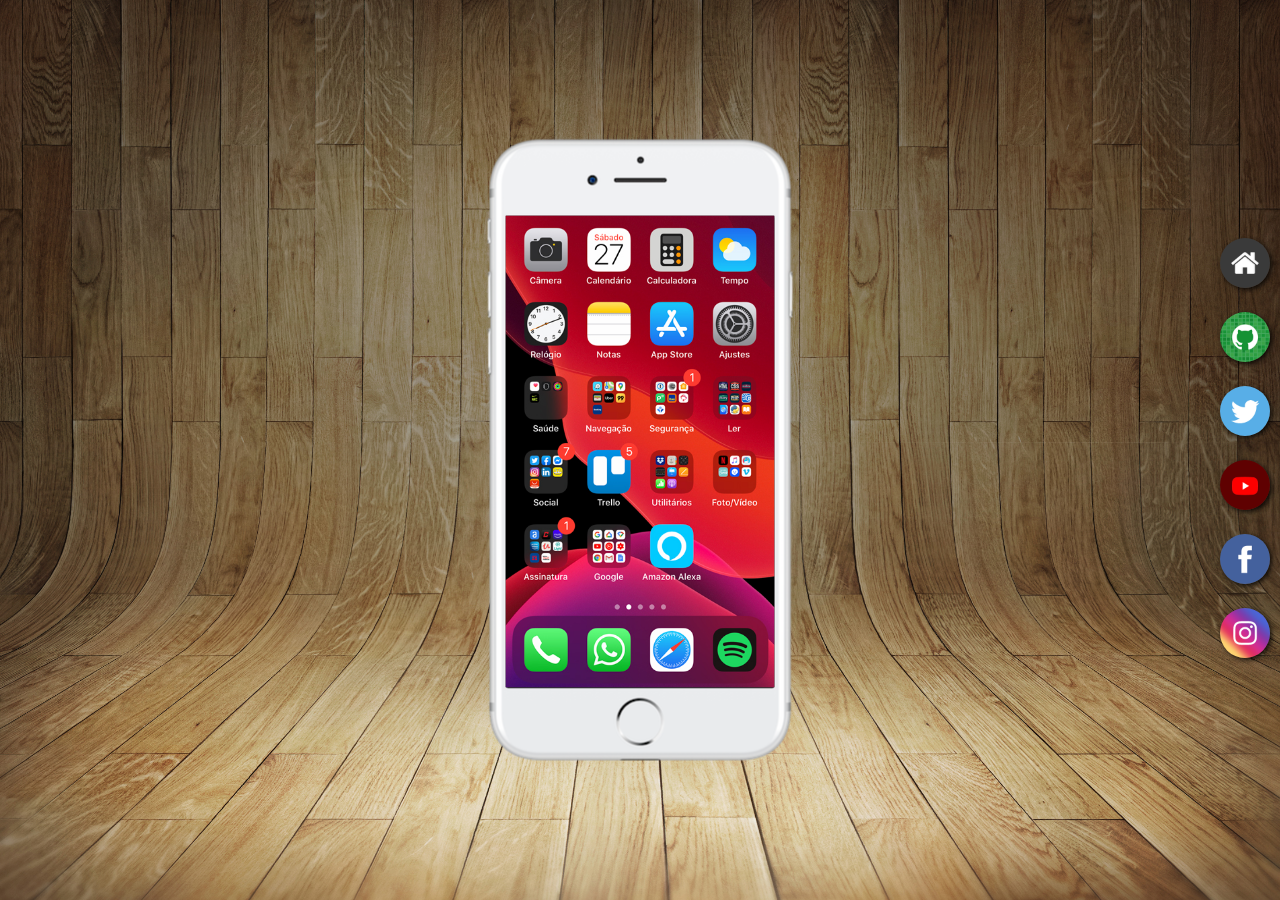
<file: index.html>
<!DOCTYPE html>
<html lang="pt-br">
<head>
    <meta charset="UTF-8">
    <meta http-equiv="X-UA-Compatible" content="IE=edge">
    <meta name="viewport" content="width=device-width, initial-scale=1.0">
    <link rel="shortcut icon" href="favicon/favicon.ico" type="image/x-icon">
    <link rel="stylesheet" href="estilos/style.css">
    <title>Projeto Redes Sociais</title>
</head>
<body>
    <main>
        <section id="celular">
            <iframe src="home.html" name="tela" id="tela" frameborder="0"></iframe>
        </section>
        <section id="redes-sociais">
            <a href="home.html" target="tela"><img src="imagens/logo-home.jpg" alt="Home"></a><br>
            <a href="github.html" target="tela"><img src="imagens/logo-github.jpg" alt="GitHub"></a><br>
            <a href="twitter.html" target="tela"><img src="imagens/logo-twitter.jpg" alt="Twitter"></a><br>
            <a href="youtube.html" target="tela"><img src="imagens/logo-youtube.jpg" alt="Youtube"></a><br>
            <a href="facebook.html" target="tela"><img src="imagens/logo-facebook.jpg" alt="Facebook"></a><br>
            <a href="instagram.html" target="tela"><img src="imagens/logo-instagram.jpg" alt="Instagram"></a><br>
        </section>
    </main>
</body>
</html>
</file>
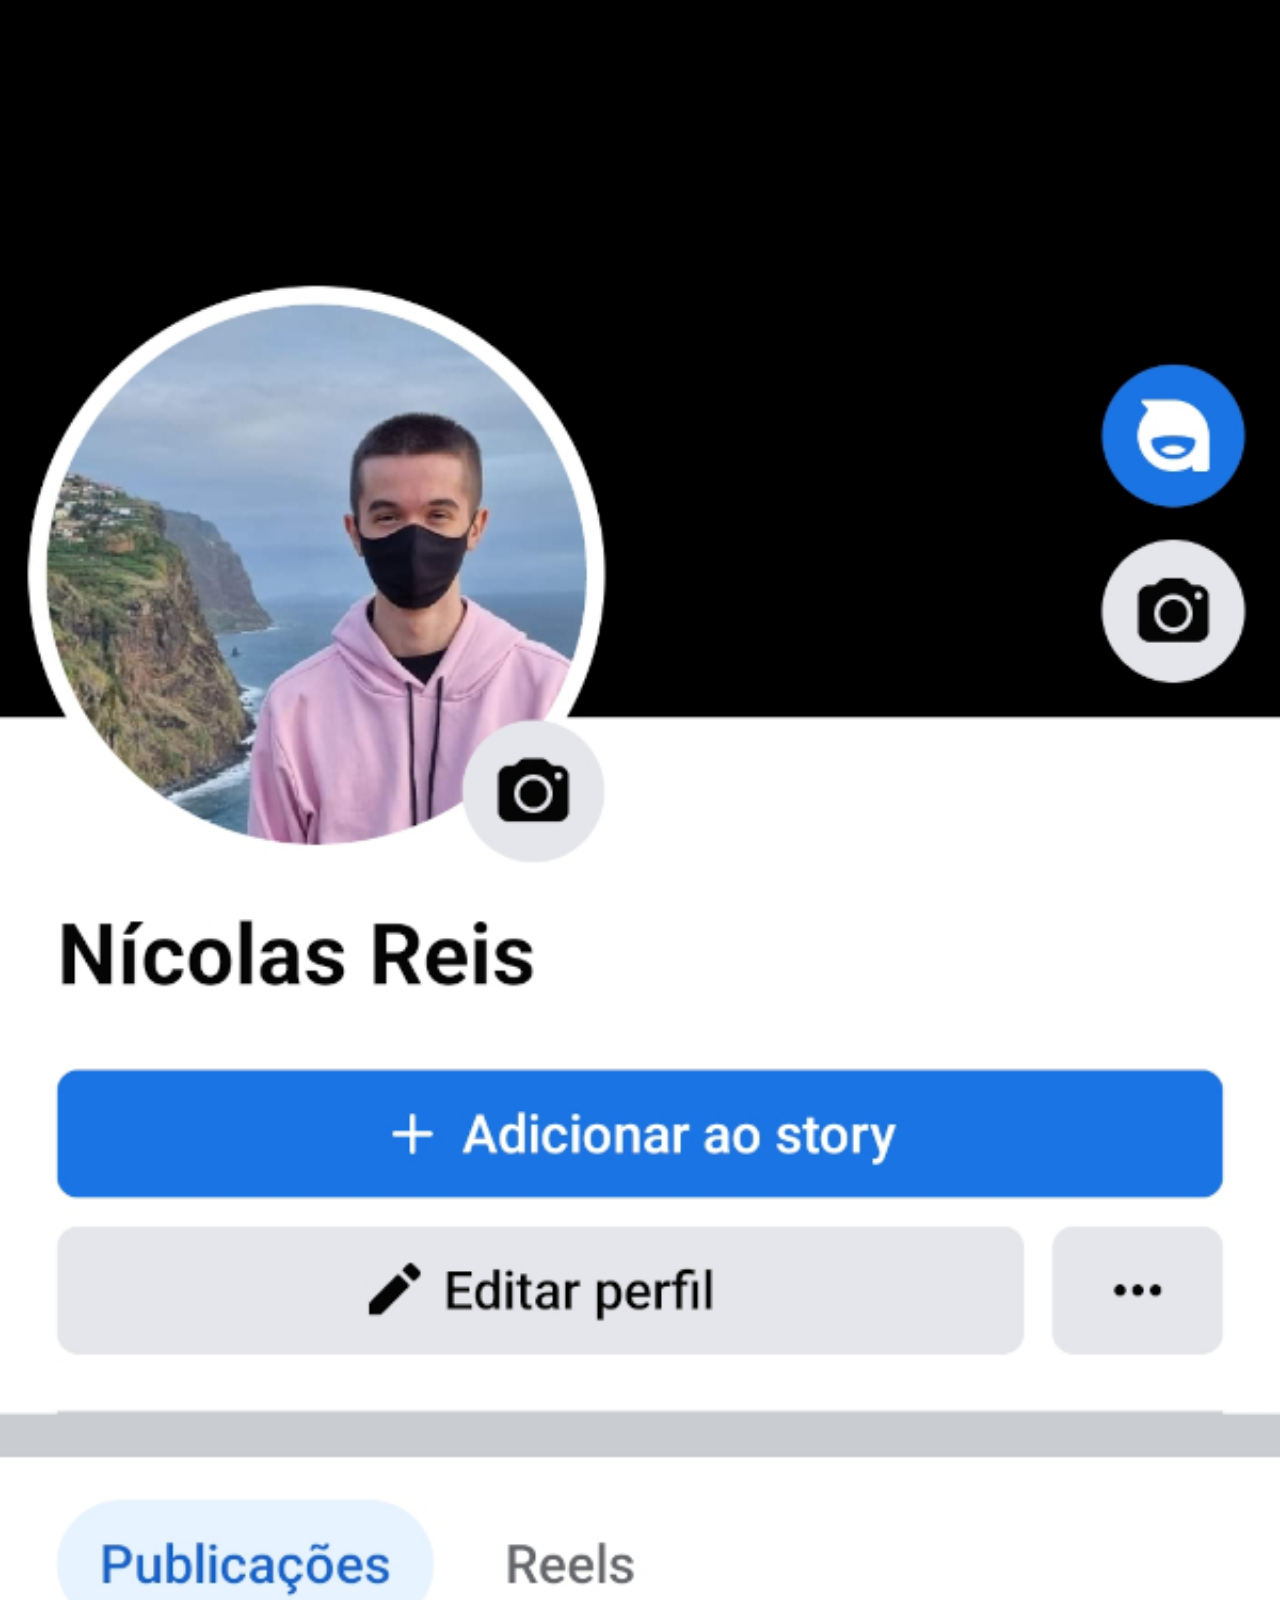
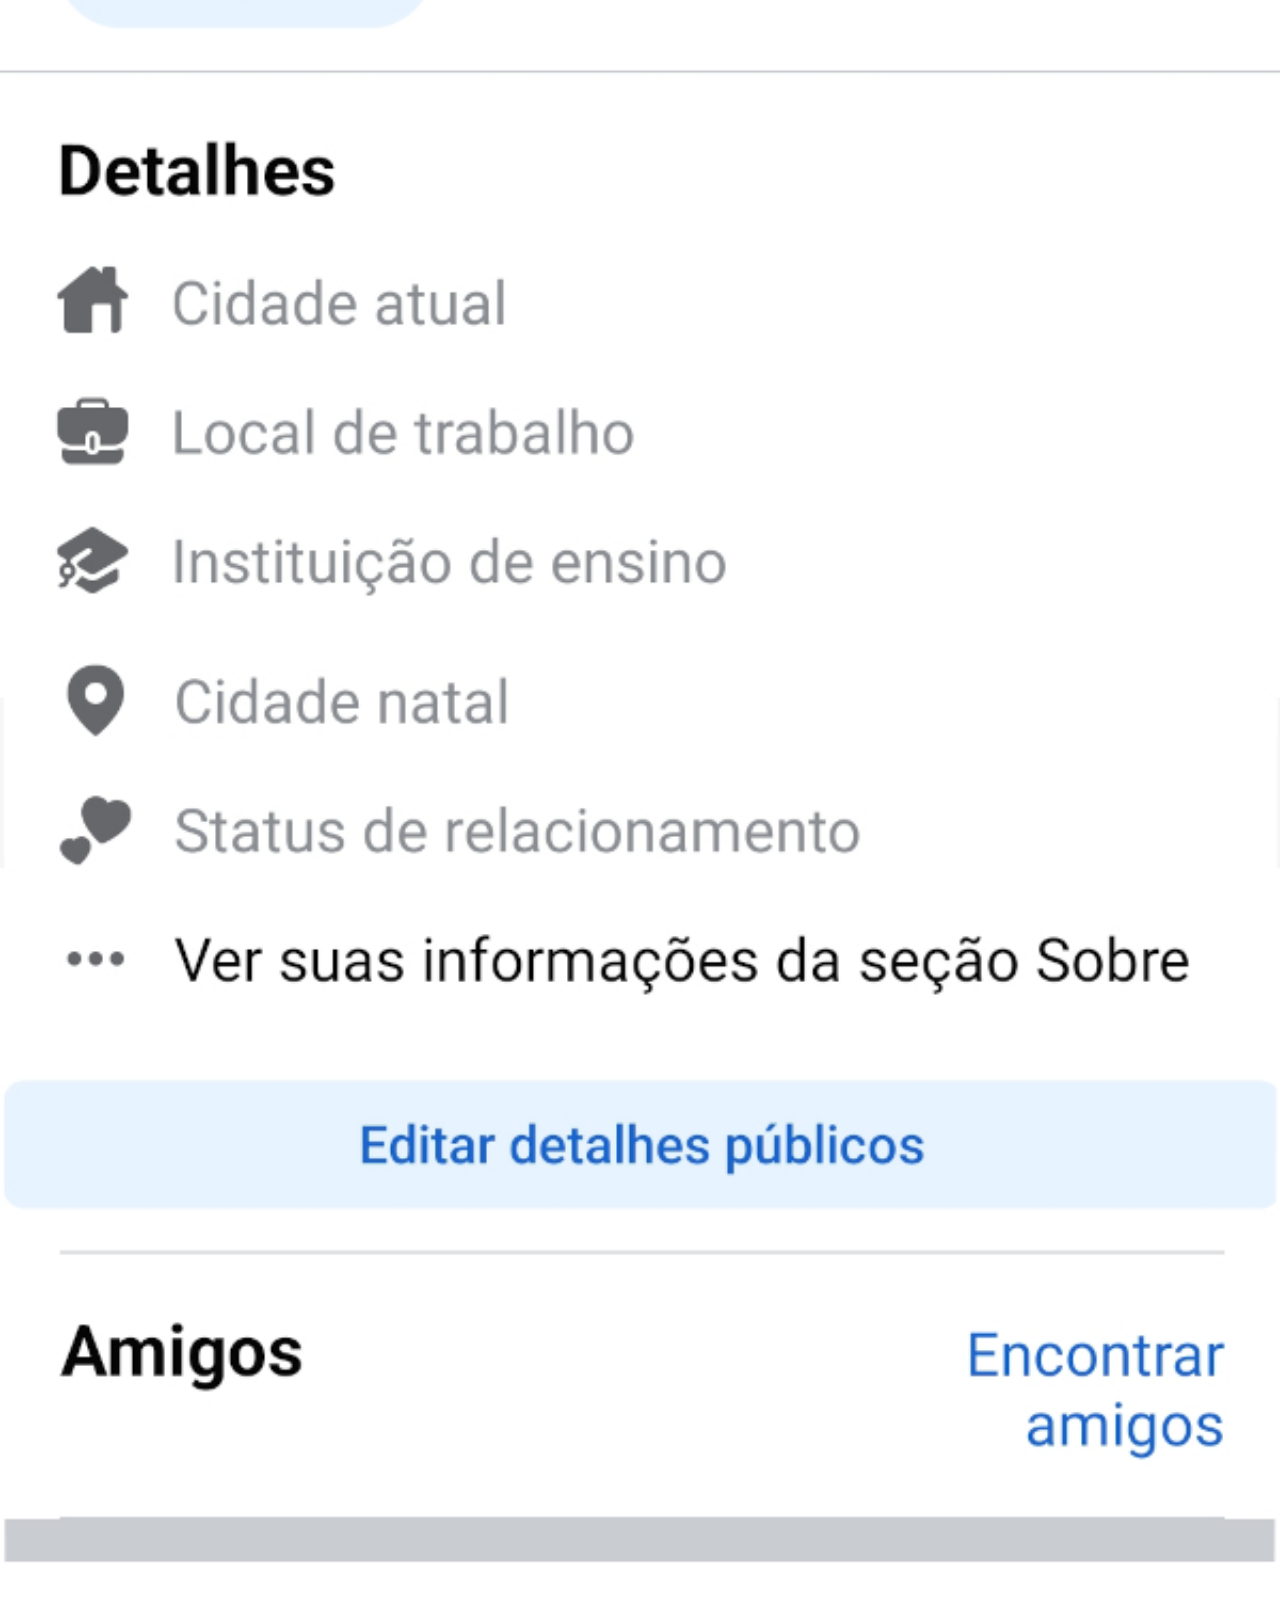
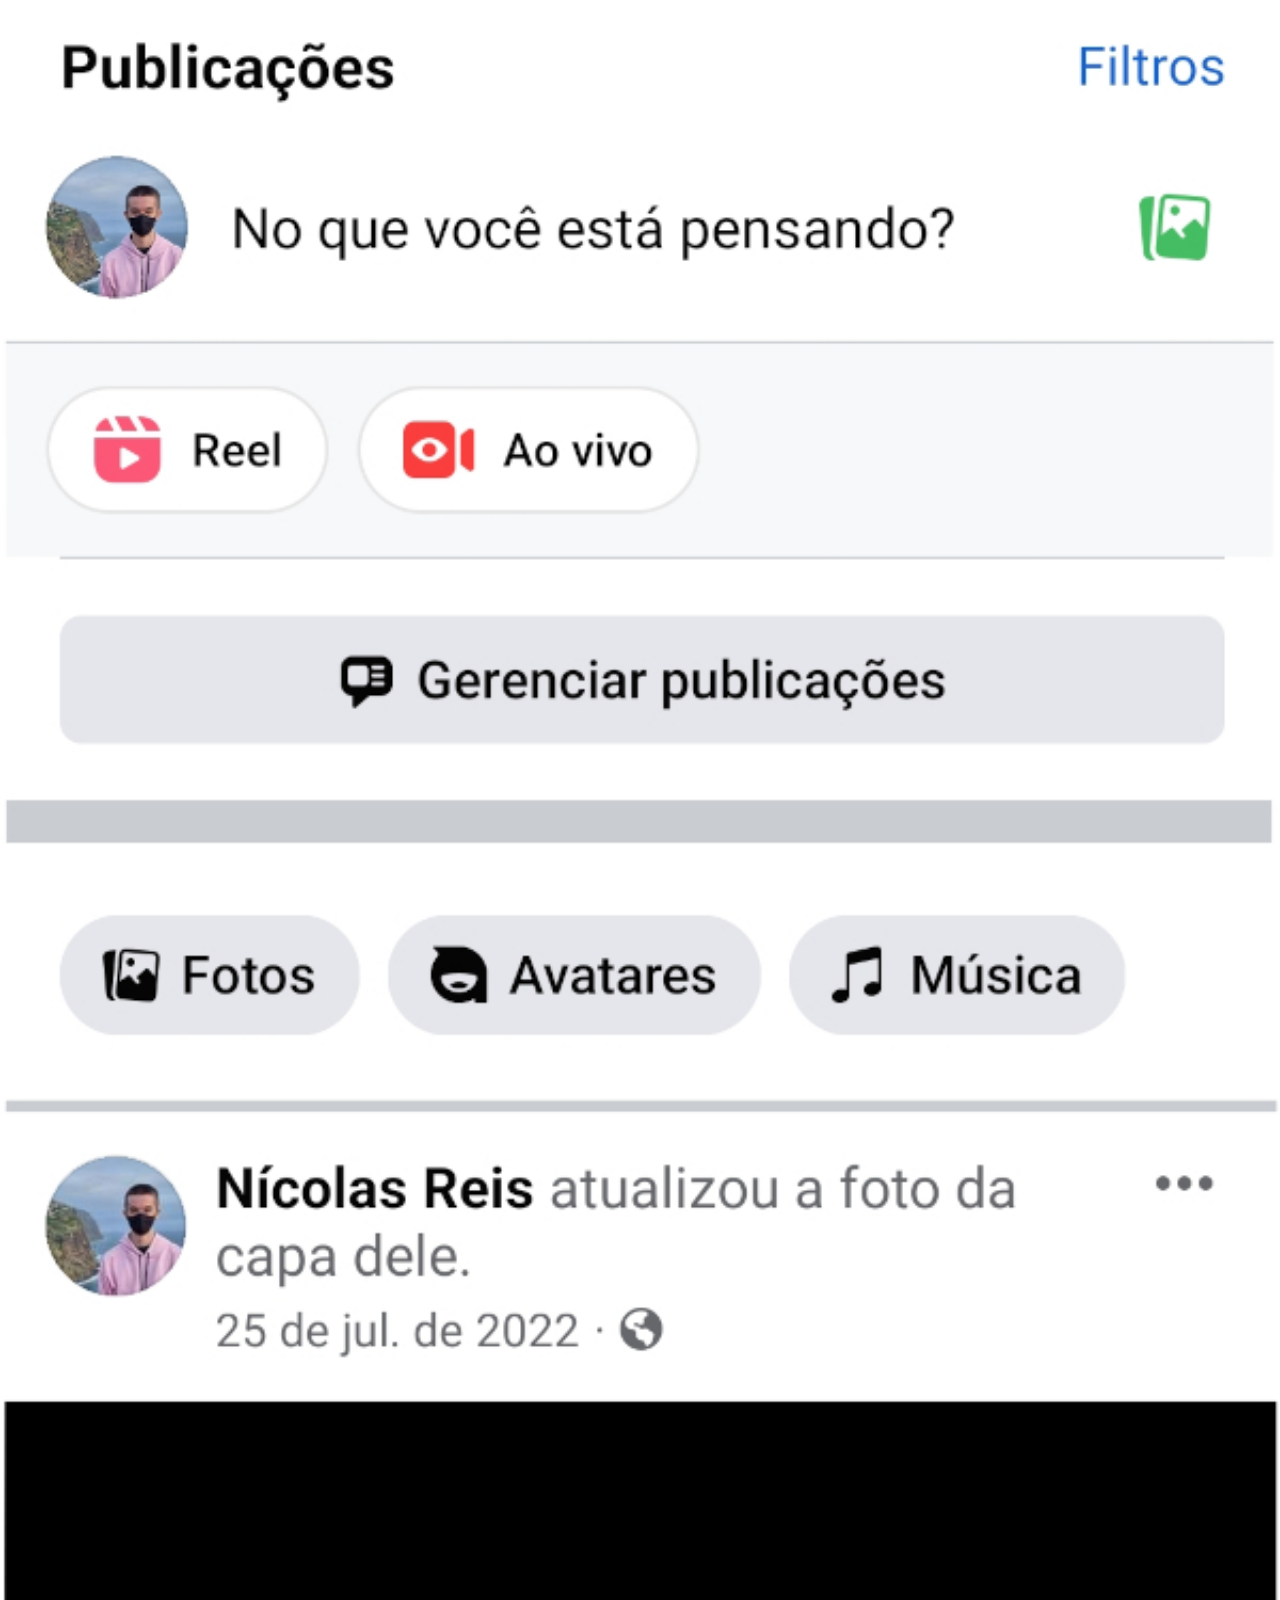
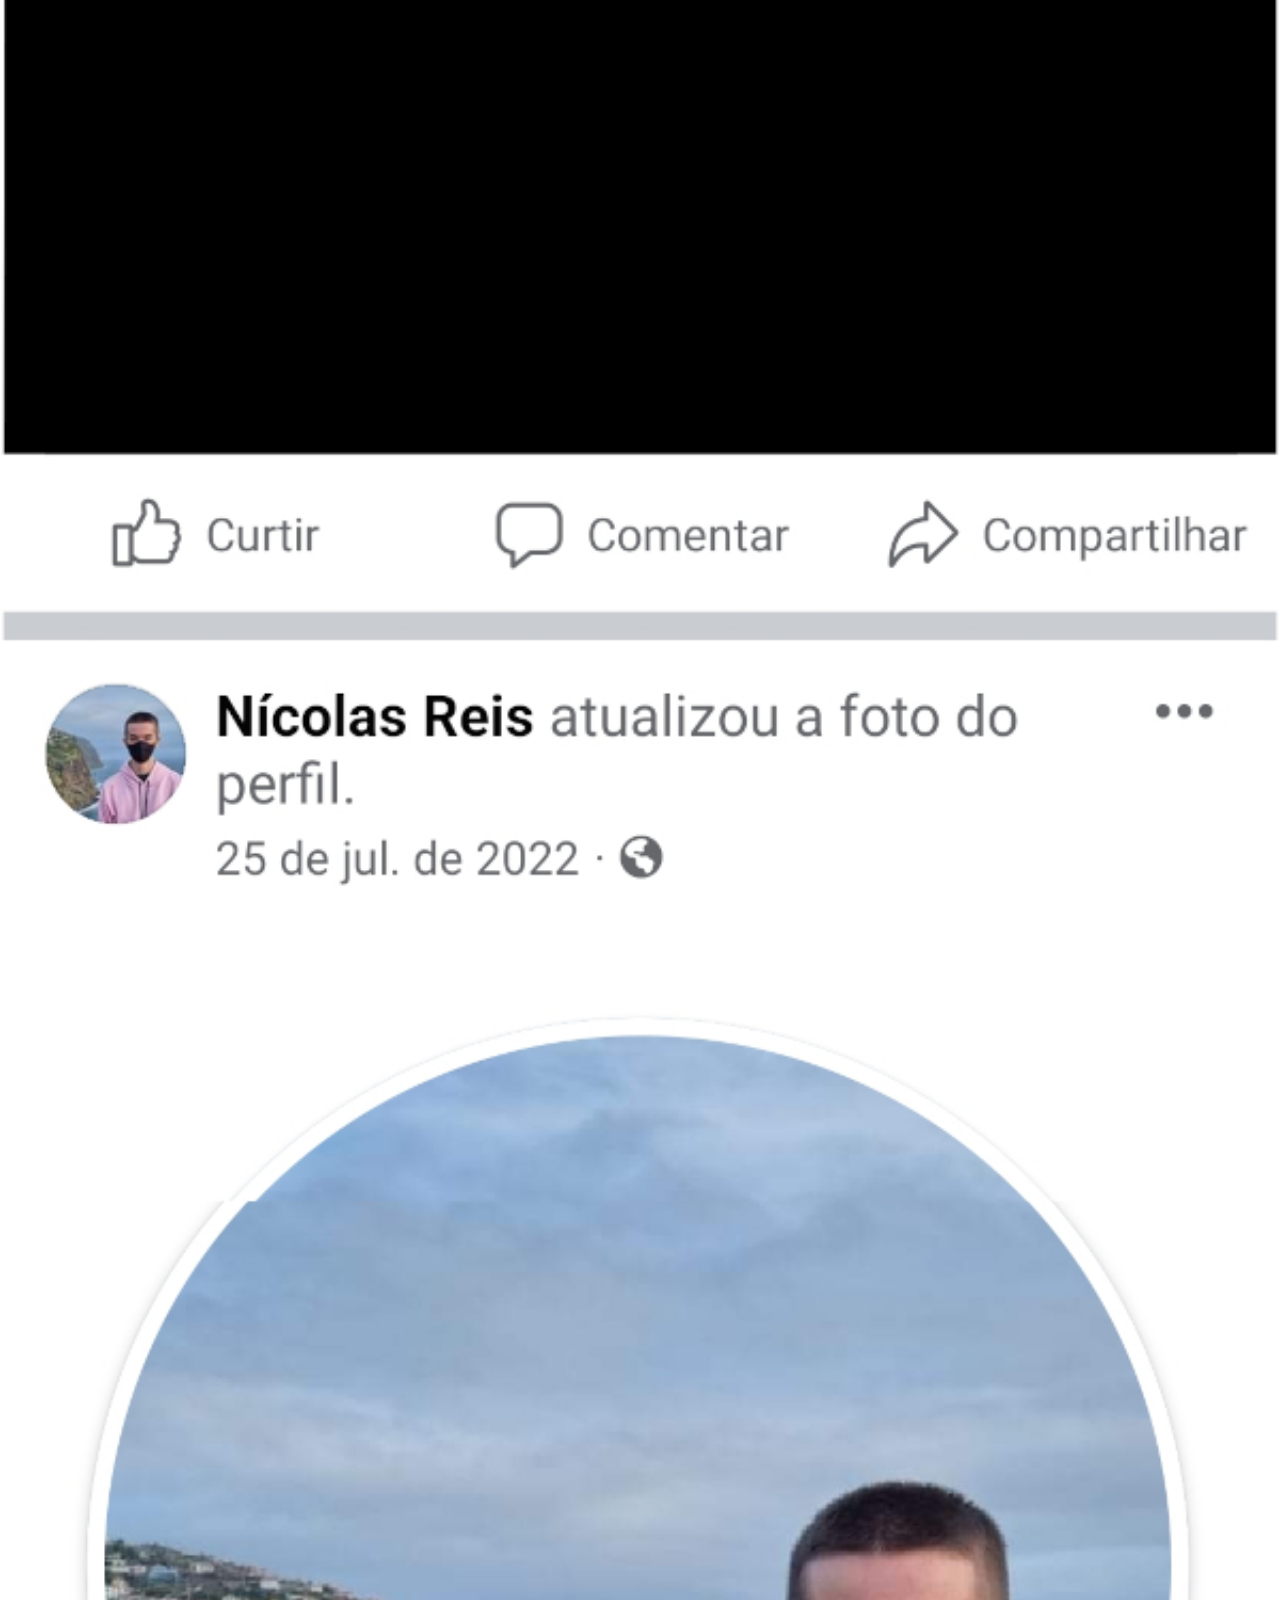
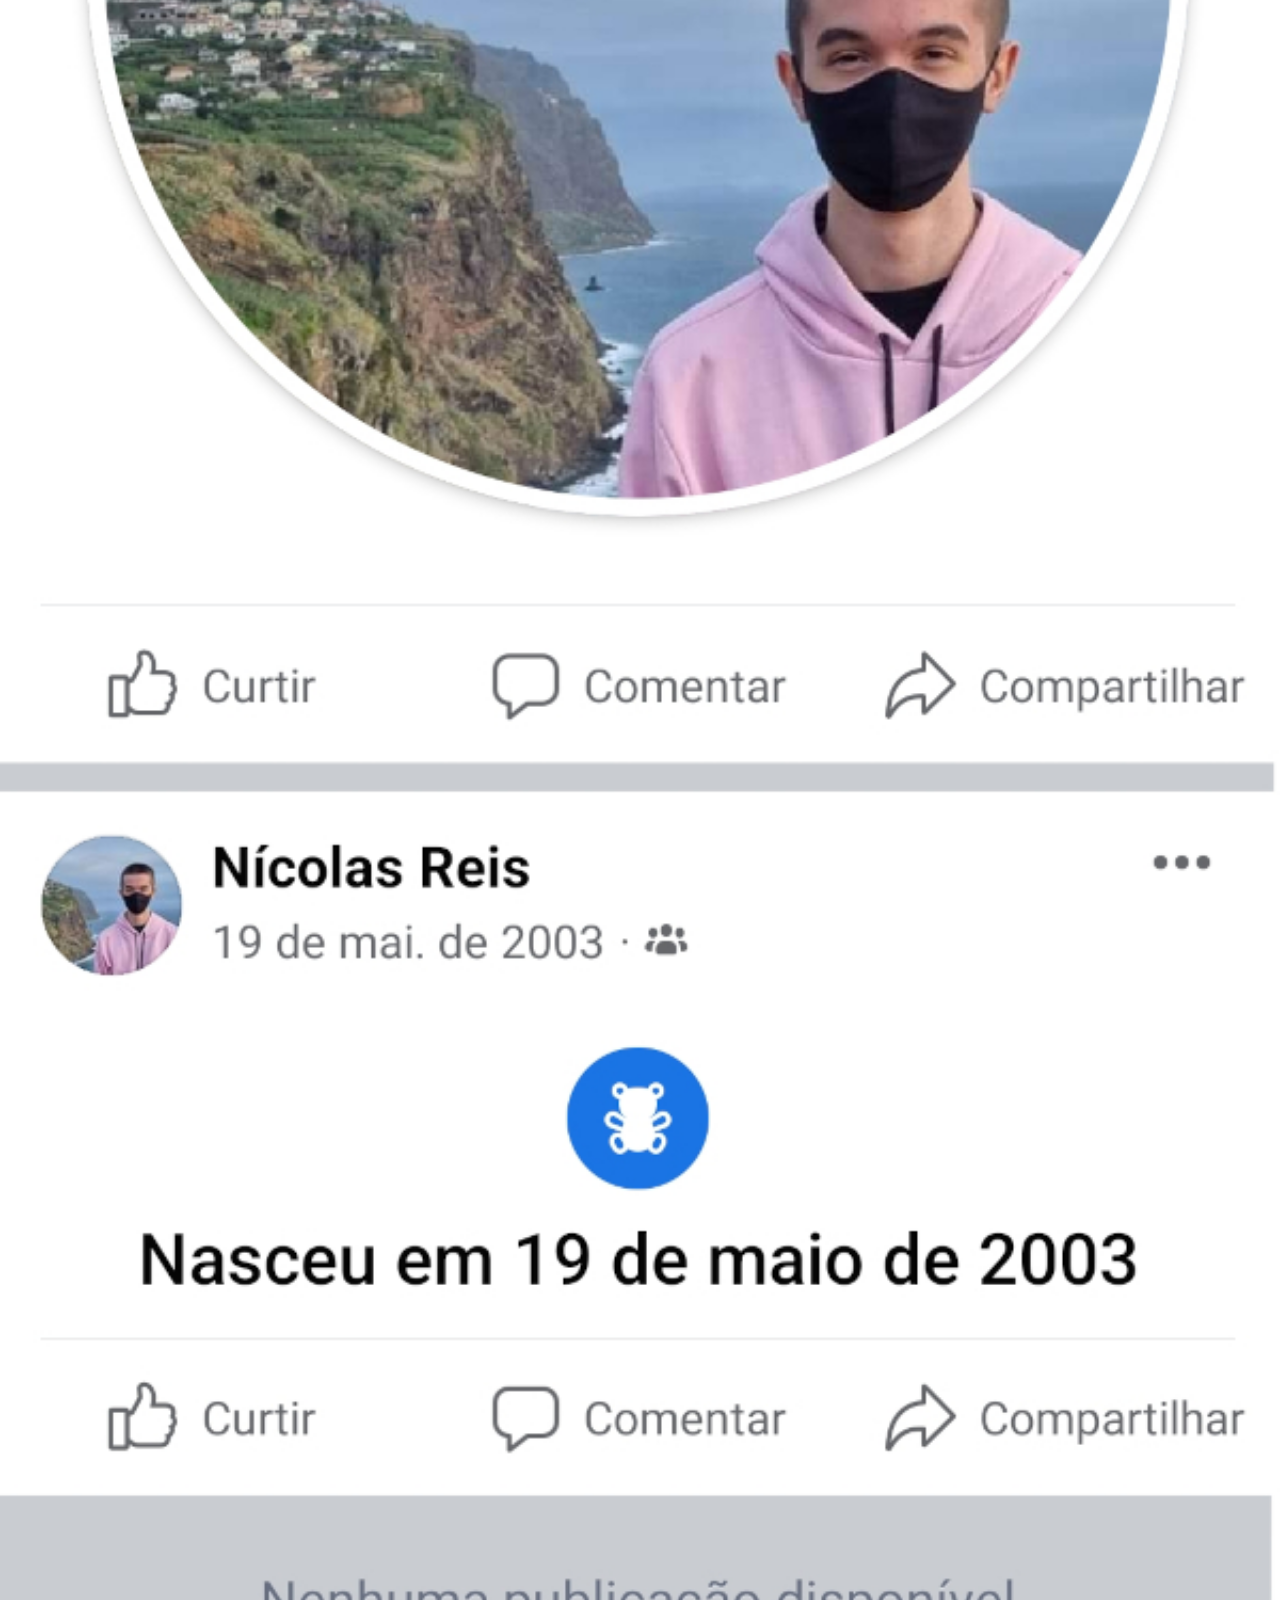
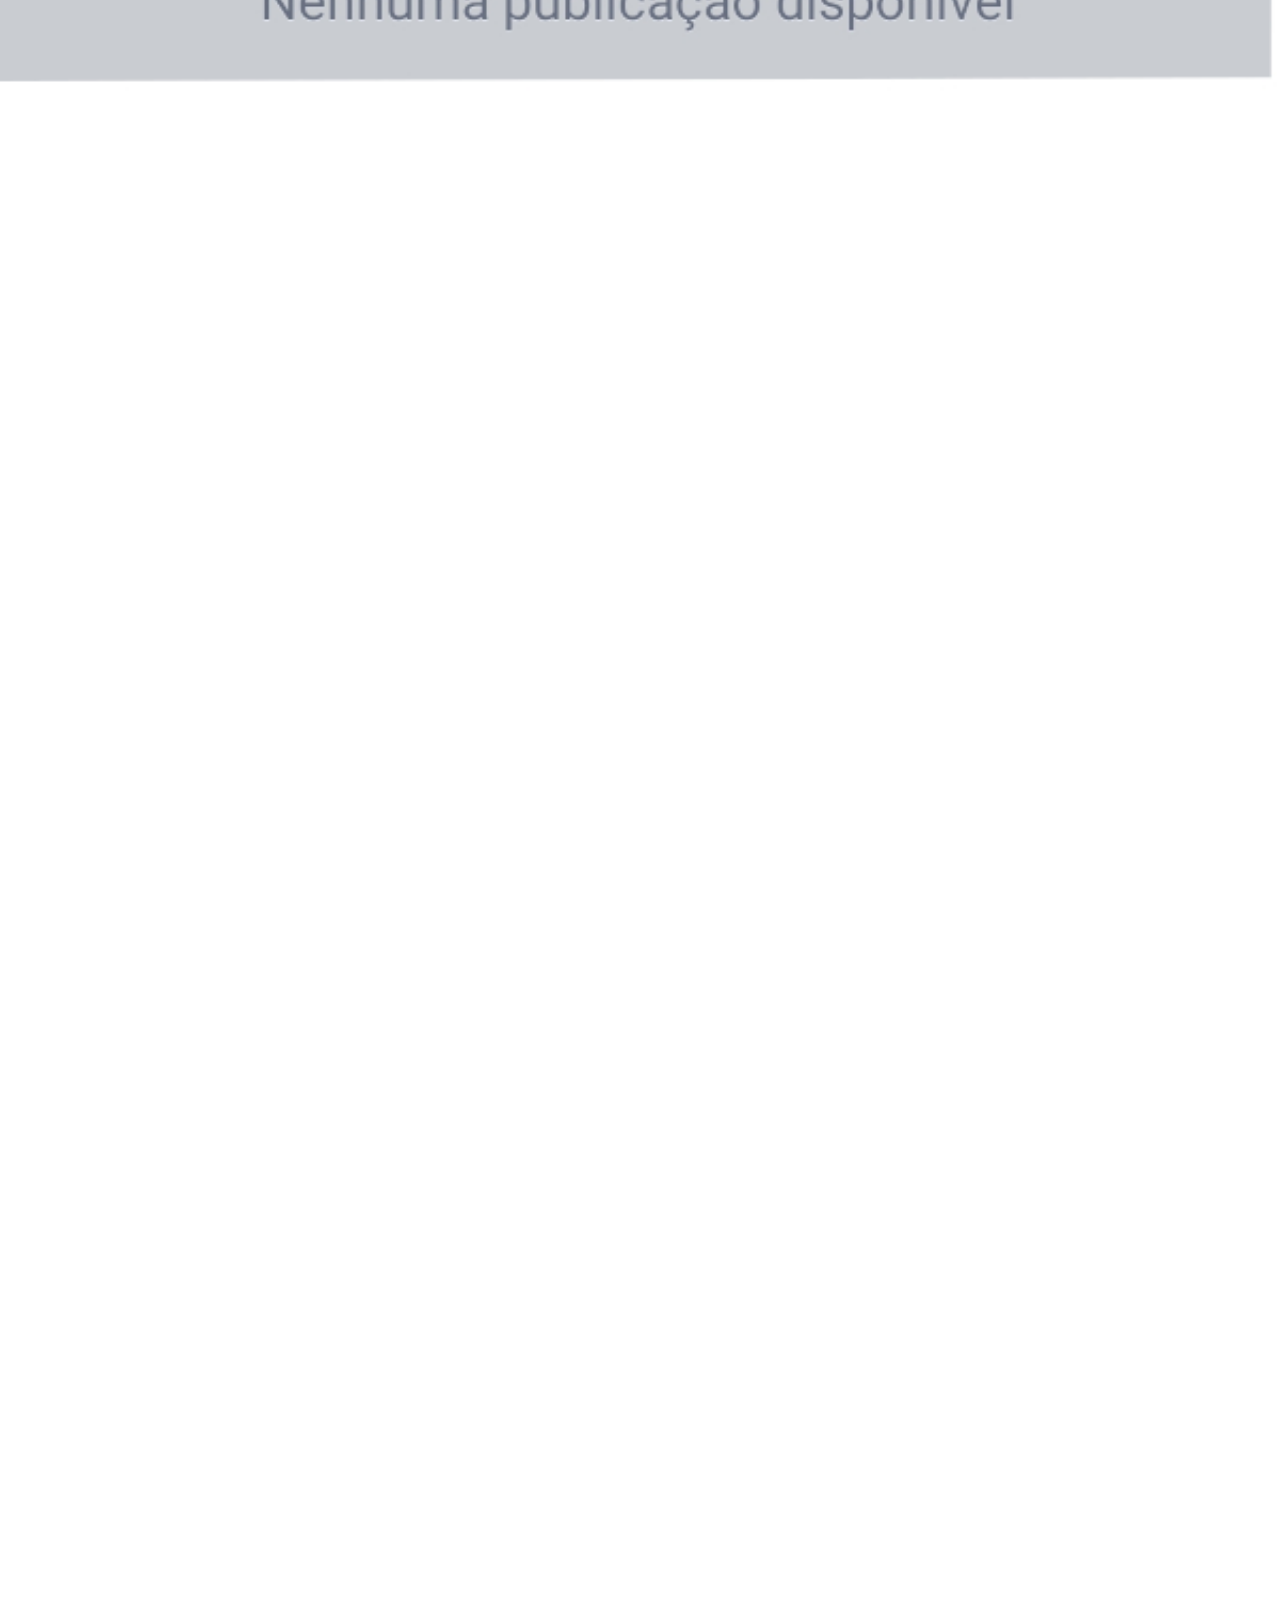
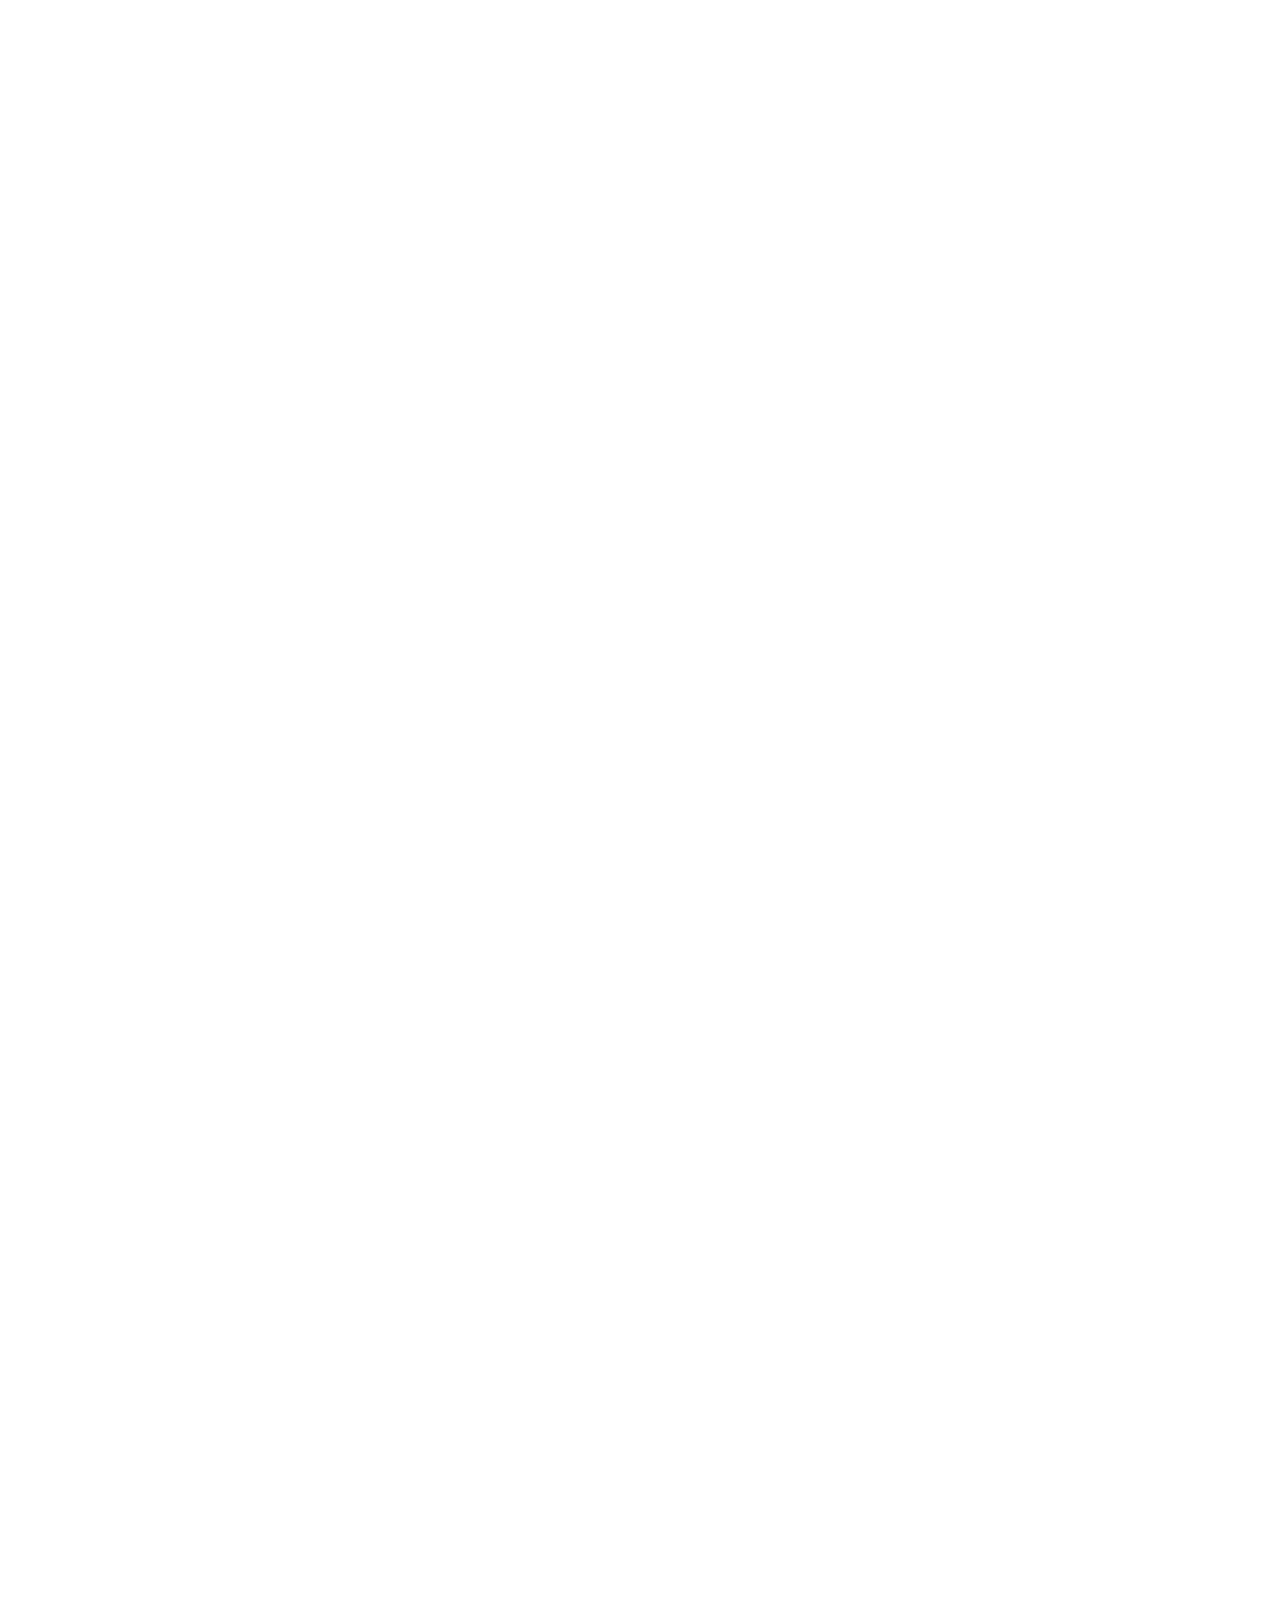
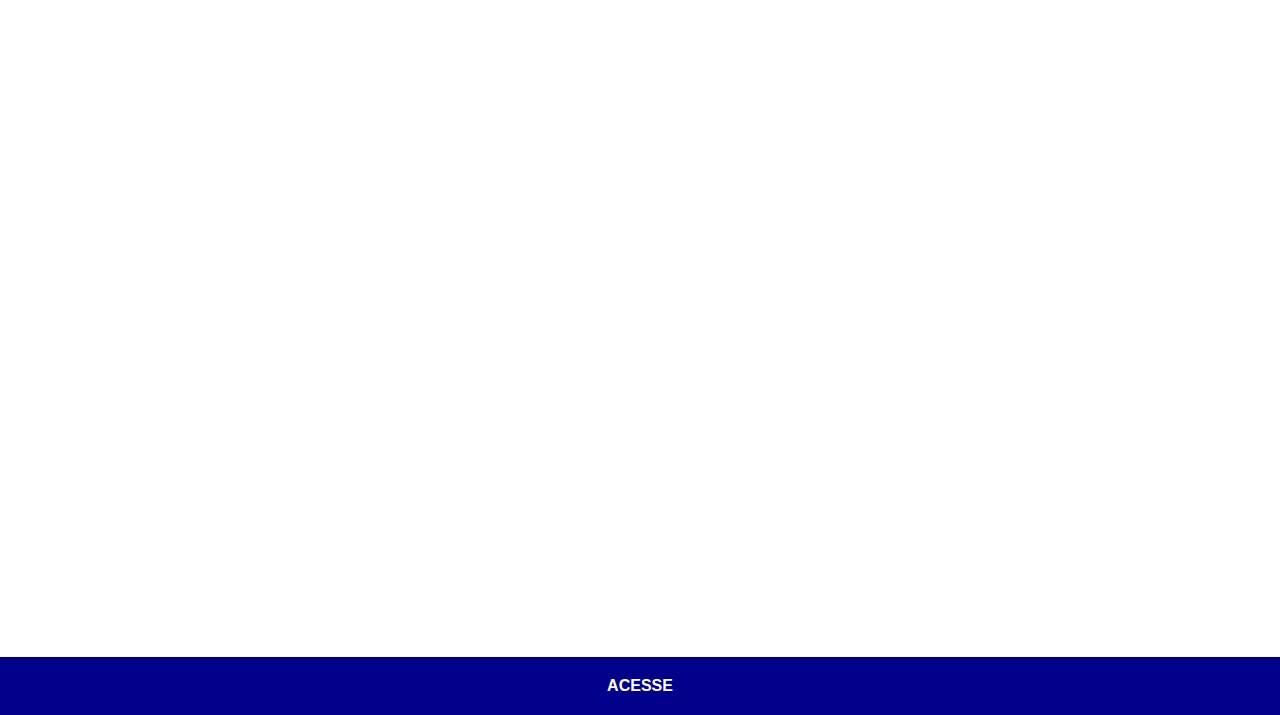
<file: facebook.html>
<!DOCTYPE html>
<html lang="pt-br">
<head>
    <meta charset="UTF-8">
    <meta http-equiv="X-UA-Compatible" content="IE=edge">
    <meta name="viewport" content="width=device-width, initial-scale=1.0">
    <title>Facebook</title>
    <link rel="stylesheet" href="estilos/social.css">
</head>
<body>
    <img src="imagens/tela-facebook-nicolas.jpg" alt="Twitter">
    <a href="https://www.facebook.com/profile.php?id=100083712617170" target="_blank">ACESSE</a>
</body>
</html>
</file>
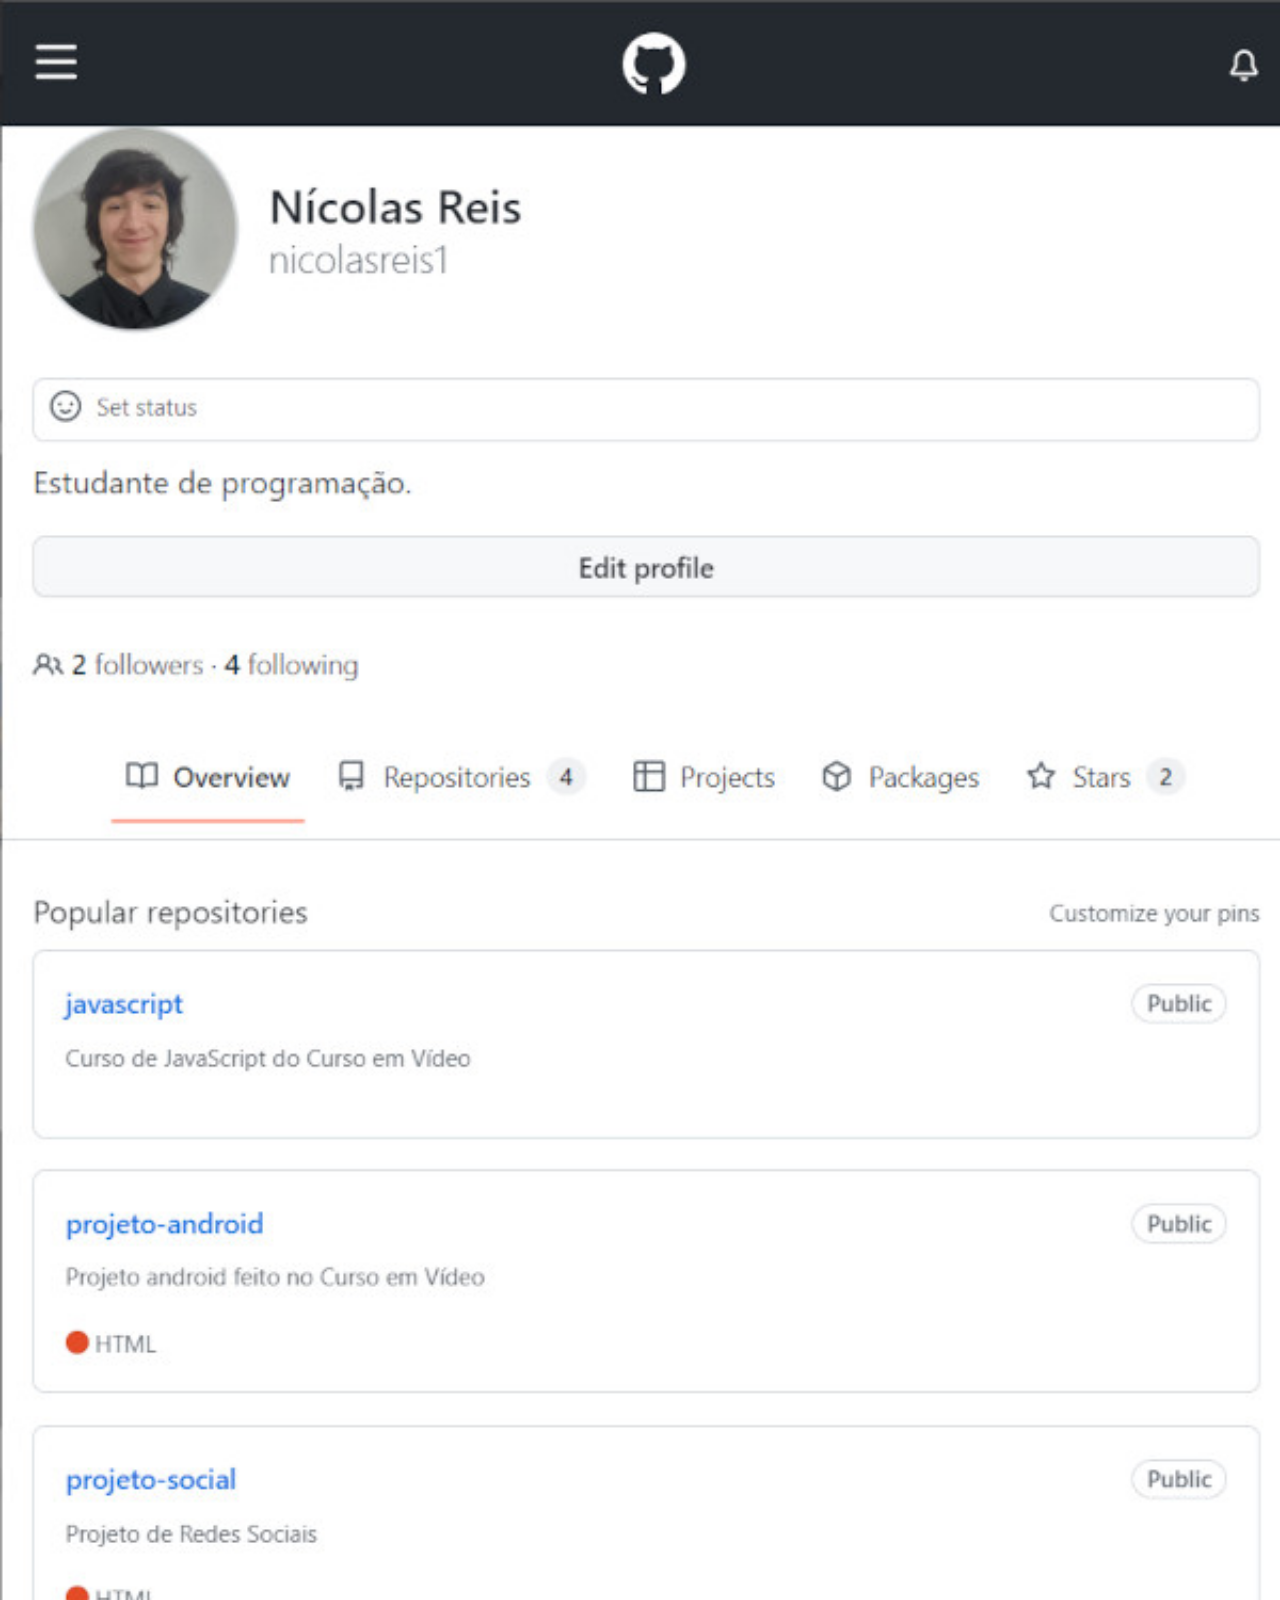
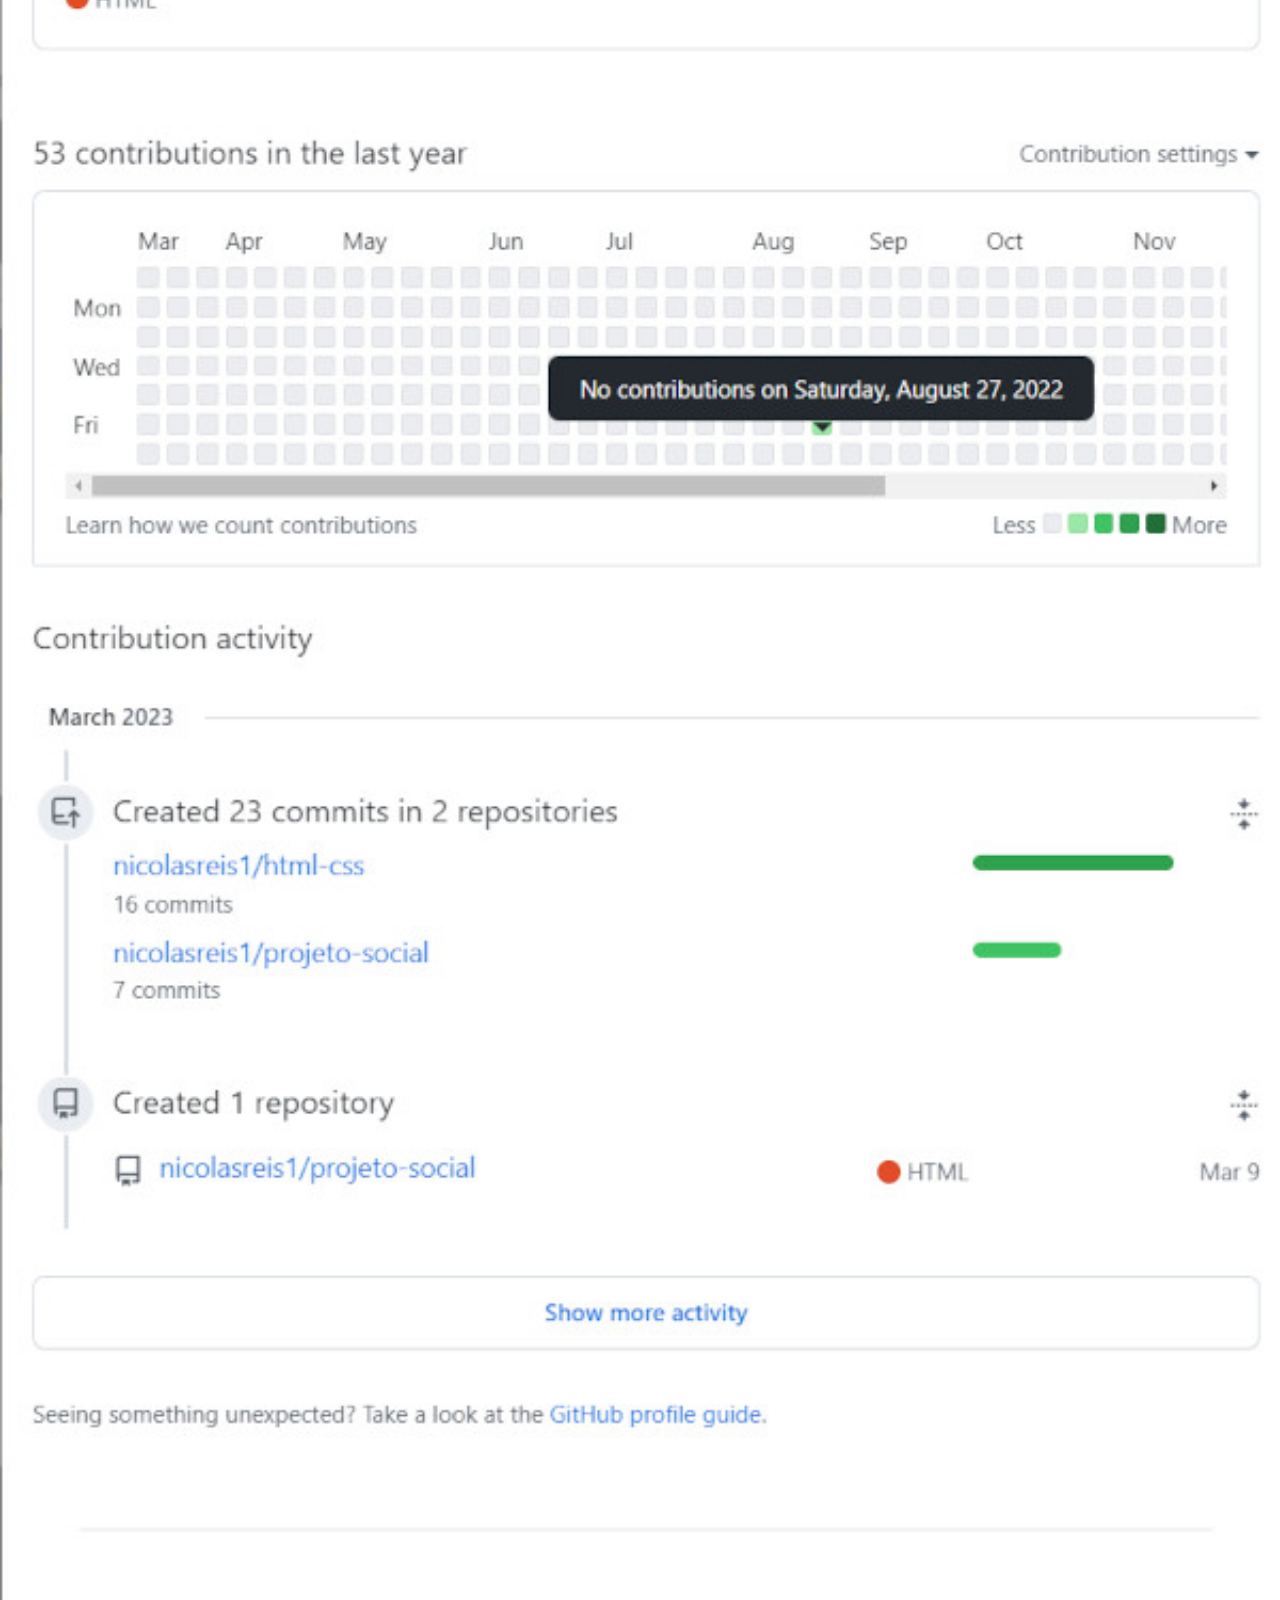
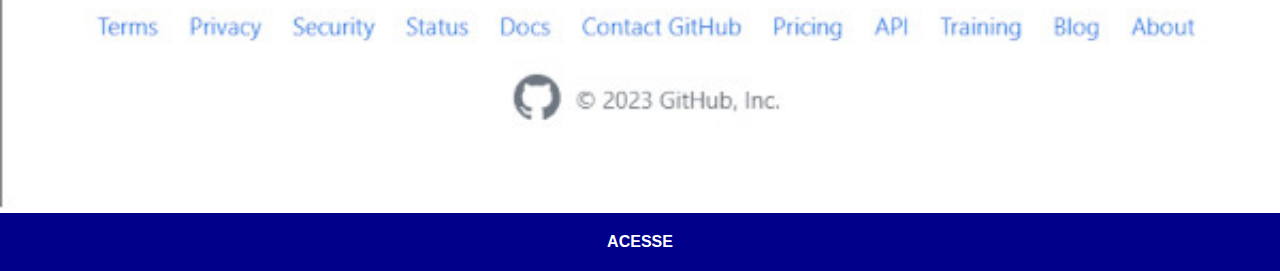
<file: github.html>
<!DOCTYPE html>
<html lang="pt-br">
<head>
    <meta charset="UTF-8">
    <meta http-equiv="X-UA-Compatible" content="IE=edge">
    <meta name="viewport" content="width=device-width, initial-scale=1.0">
    <title>GitHub</title>
    <link rel="stylesheet" href="estilos/social.css">
</head>
<body>
    <img src="imagens/tela-github-nicolas.jpg" alt="GitHub">
    <a href="https://github.com/nicolasreis1" target="_blank">ACESSE</a>
</body>
</html>
</file>
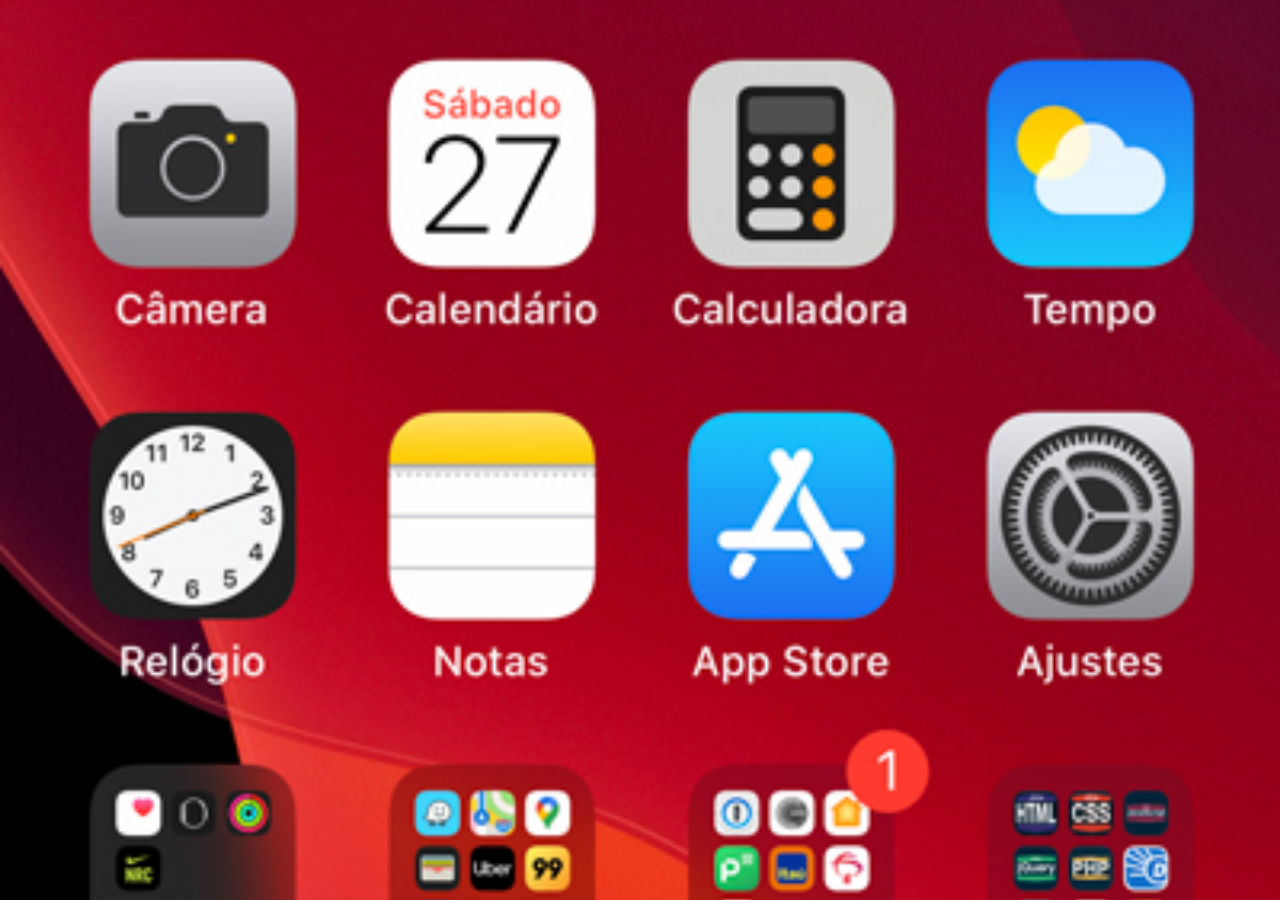
<file: home.html>
<!DOCTYPE html>
<html lang="pt-br">
<head>
    <meta charset="UTF-8">
    <meta http-equiv="X-UA-Compatible" content="IE=edge">
    <meta name="viewport" content="width=device-width, initial-scale=1.0">
    <title>Home</title>
</head>
<style>
    * {
        margin: 0px;
        padding: 0px;
    }
    body {
        width: 100vw;
        height: 100vh;
        background: black url('imagens/tela-home.jpg') no-repeat top center;
        background-size: cover;
    }

</style>
<body>
    
</body>
</html>
</file>
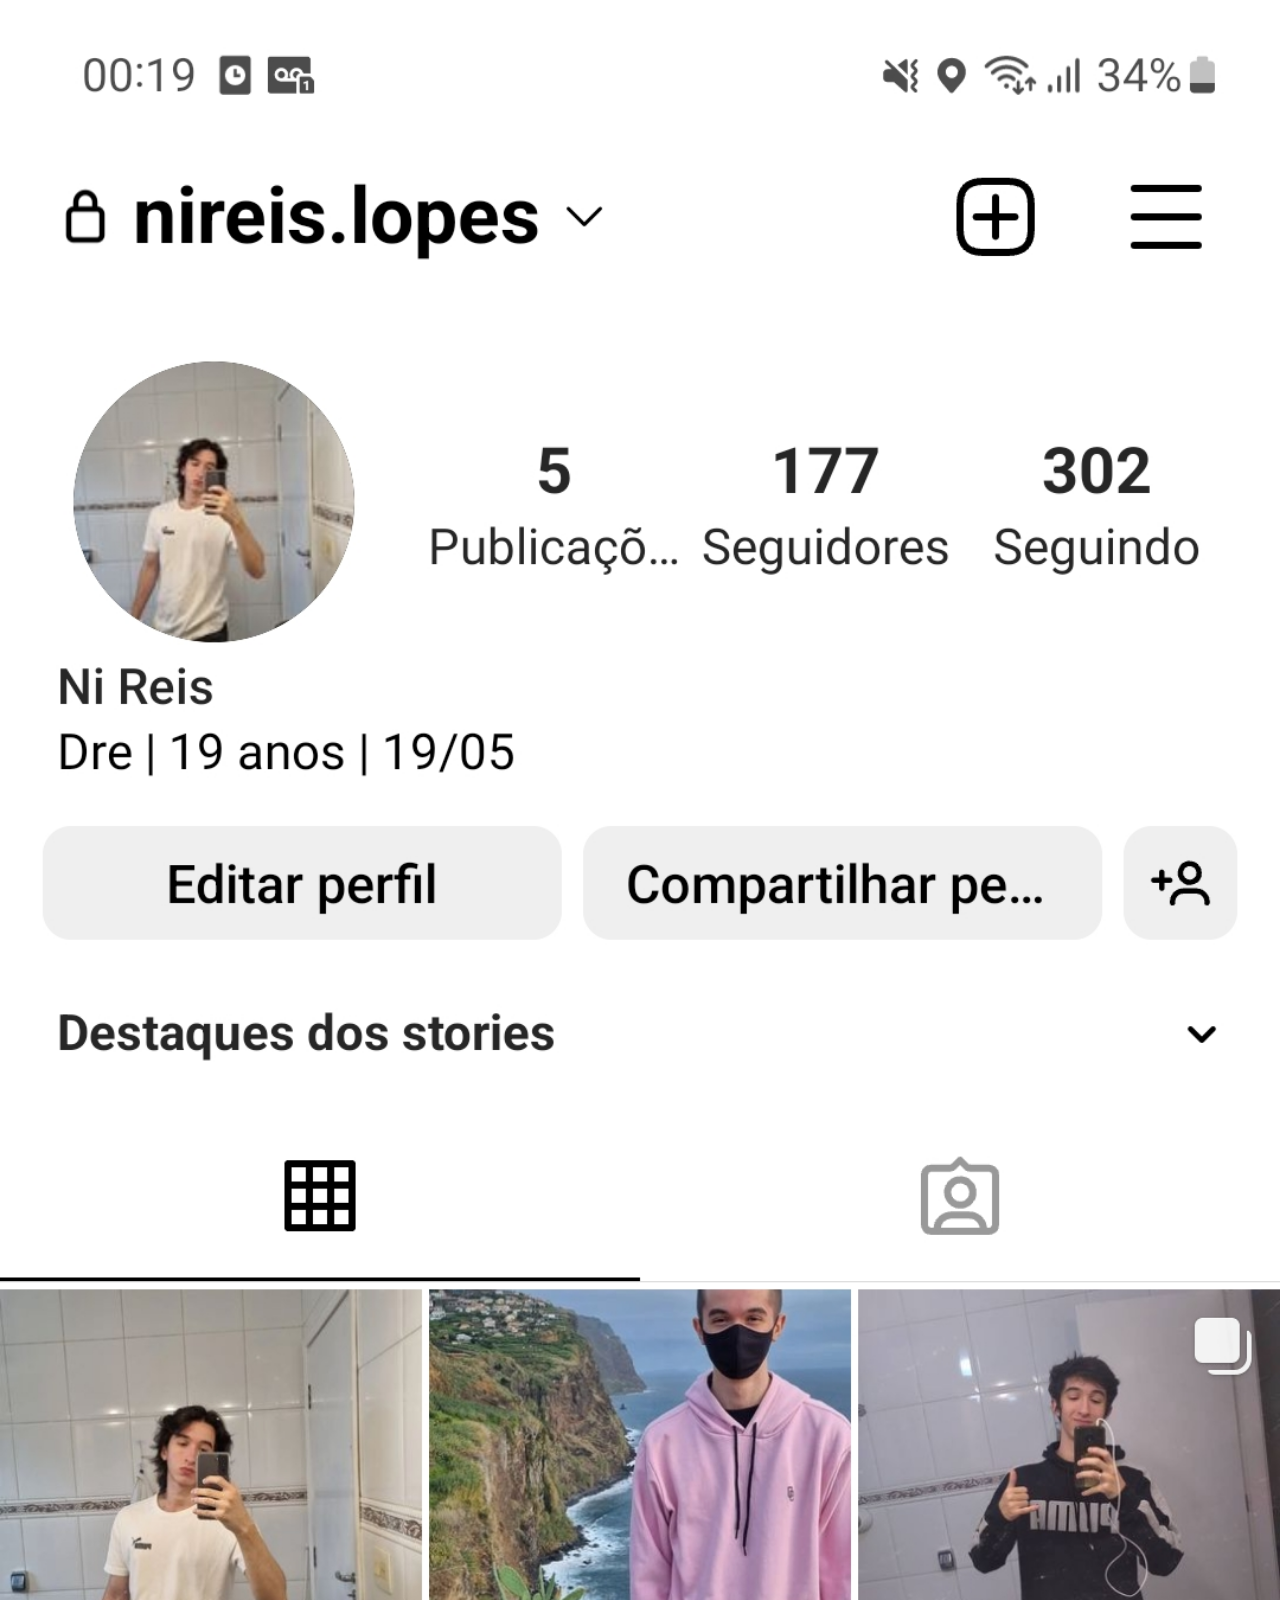
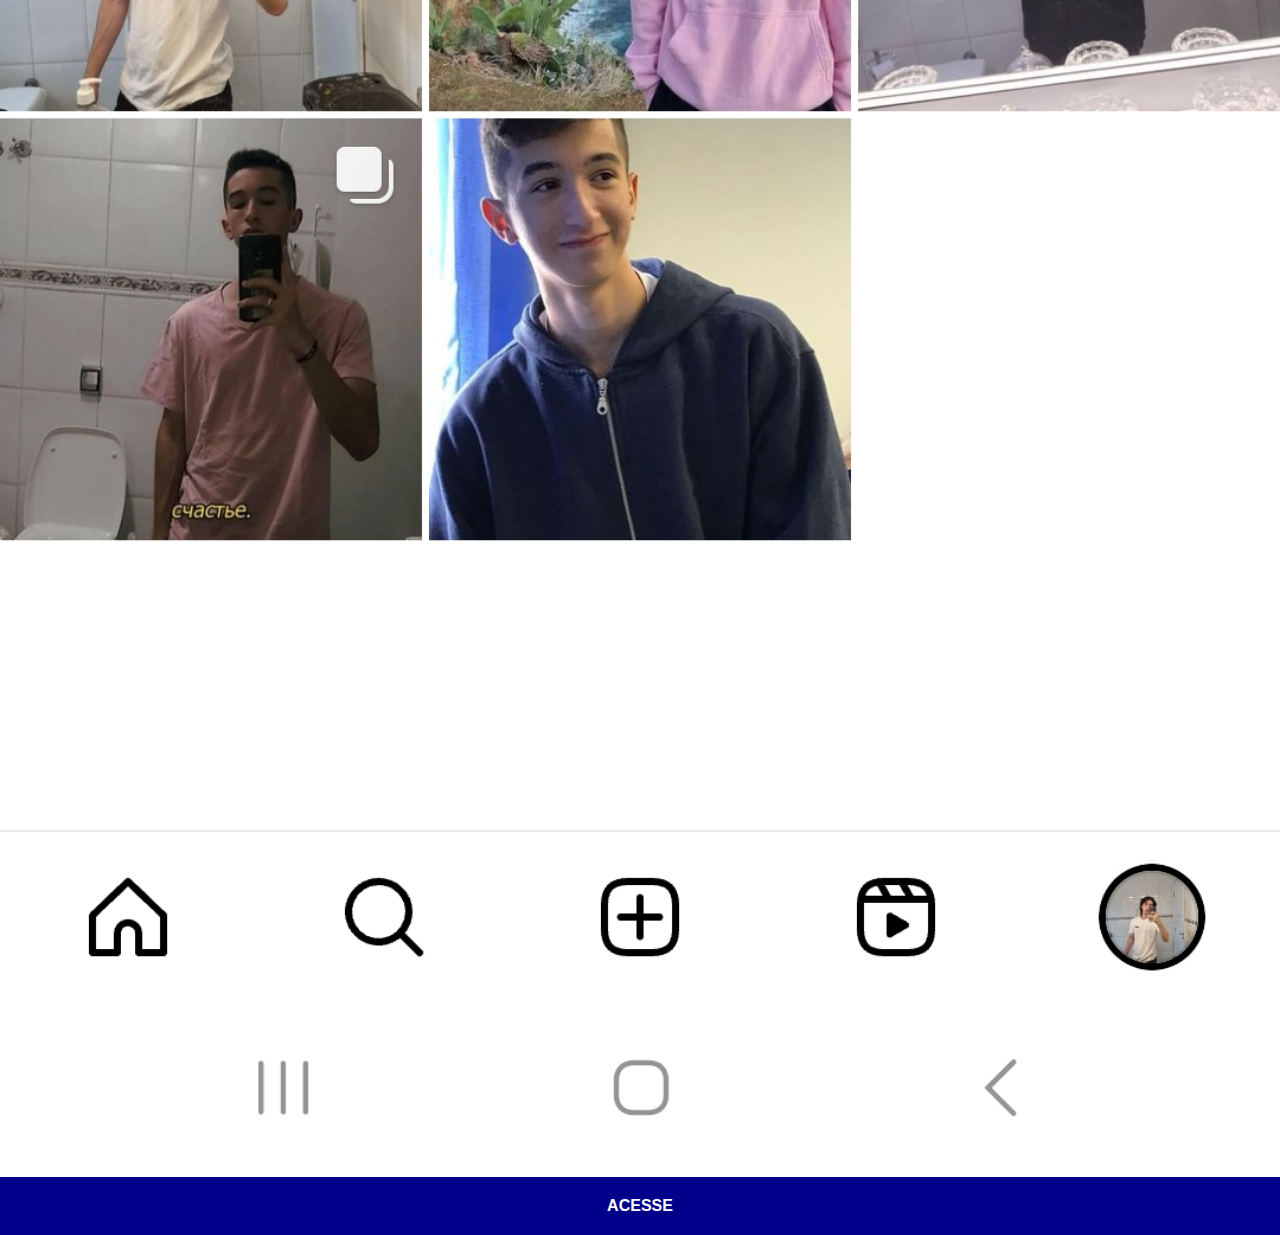
<file: instagram.html>
<!DOCTYPE html>
<html lang="pt-br">
<head>
    <meta charset="UTF-8">
    <meta http-equiv="X-UA-Compatible" content="IE=edge">
    <meta name="viewport" content="width=device-width, initial-scale=1.0">
    <title>Instagram</title>
    <link rel="stylesheet" href="estilos/social.css">
</head>
<body>
    <img src="imagens/tela-instagram-nicolas.jpg" alt="Twitter">
    <a href="https://www.instagram.com/nireis.lopes/" target="_blank">ACESSE</a>
</body>
</html>
</file>
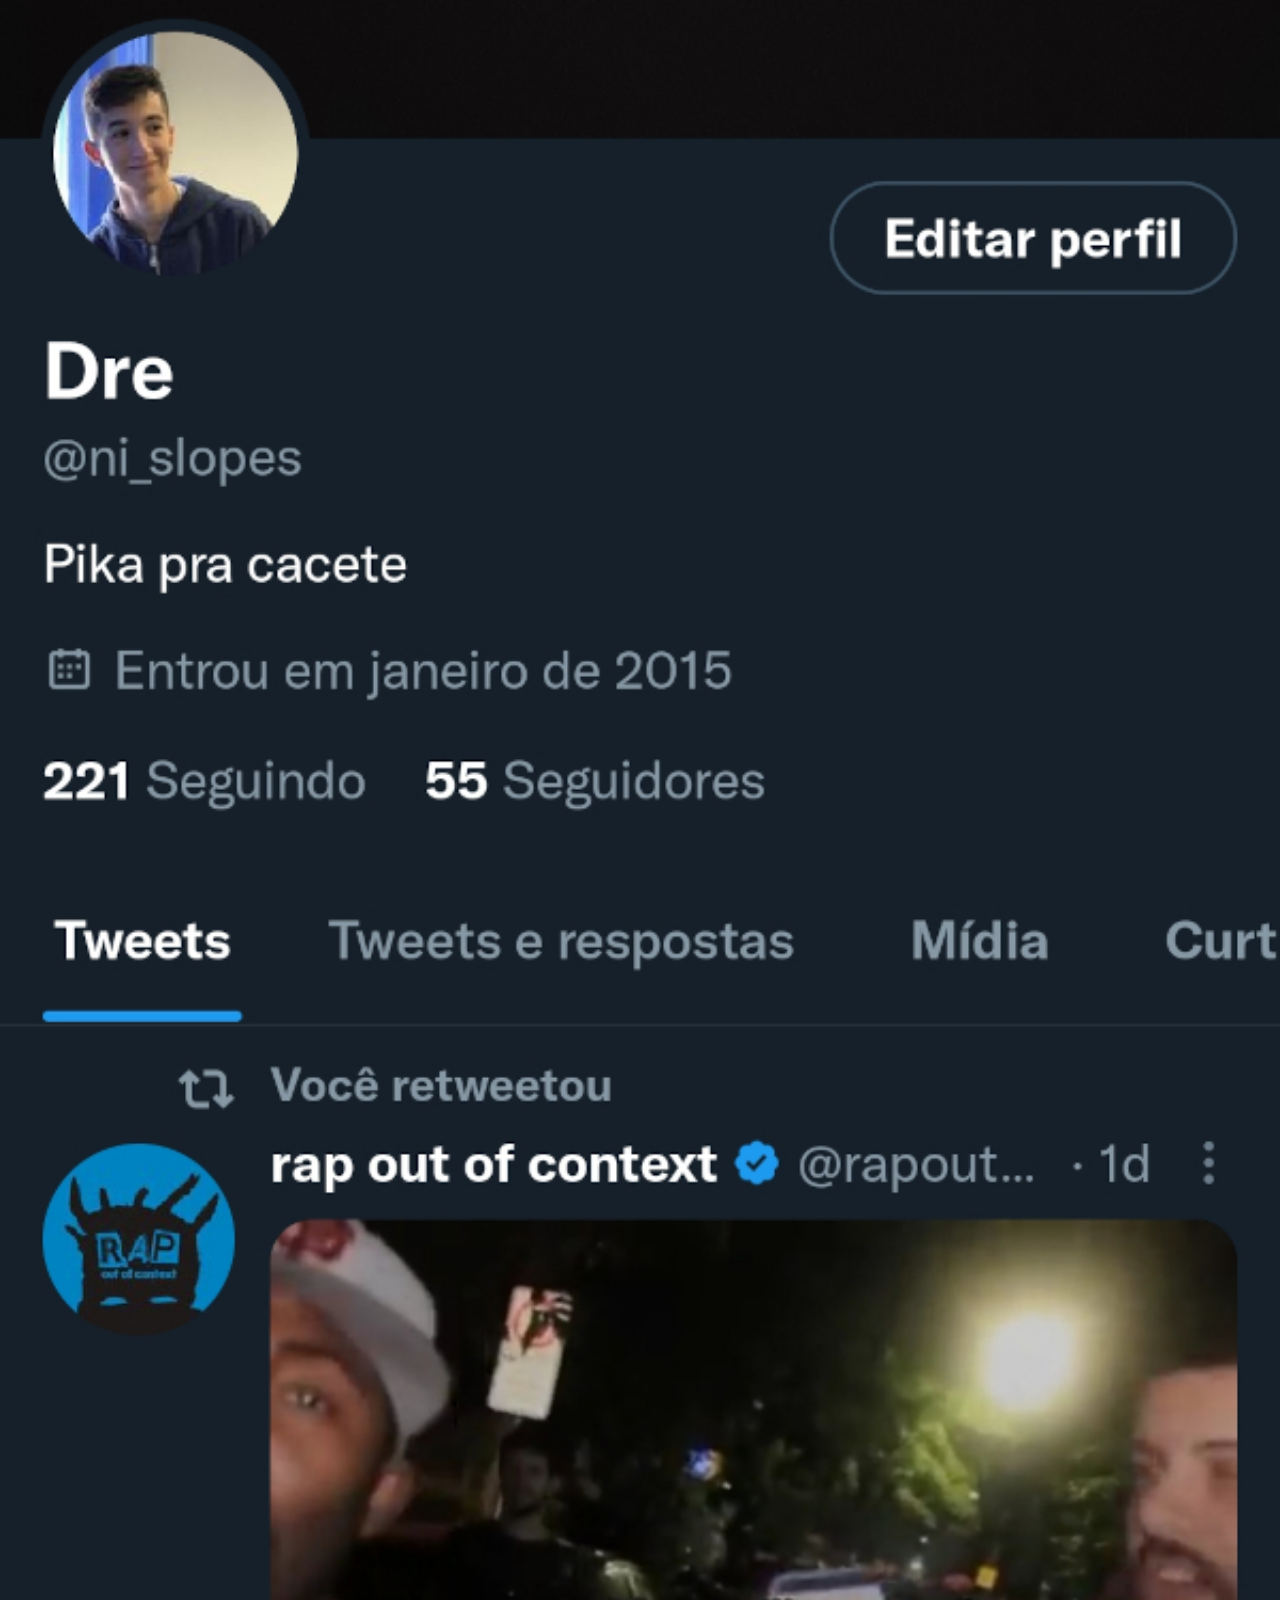
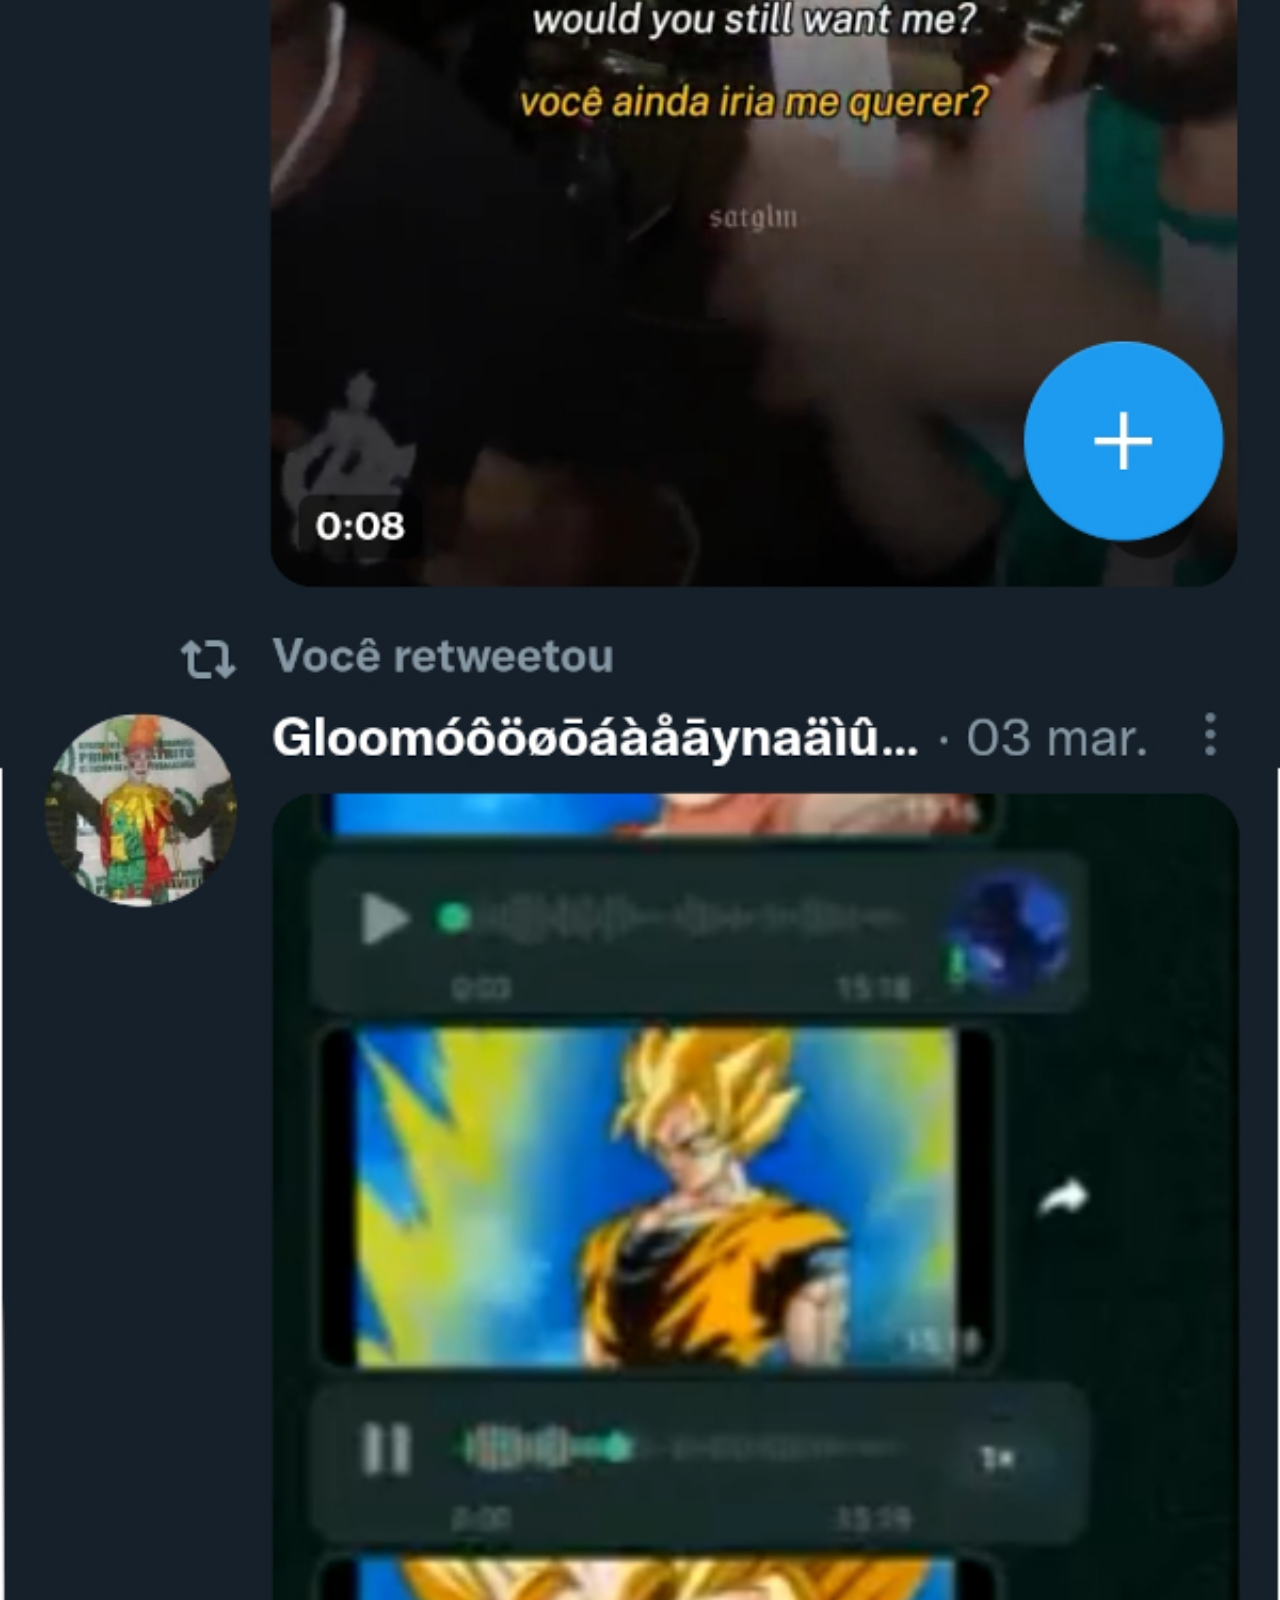
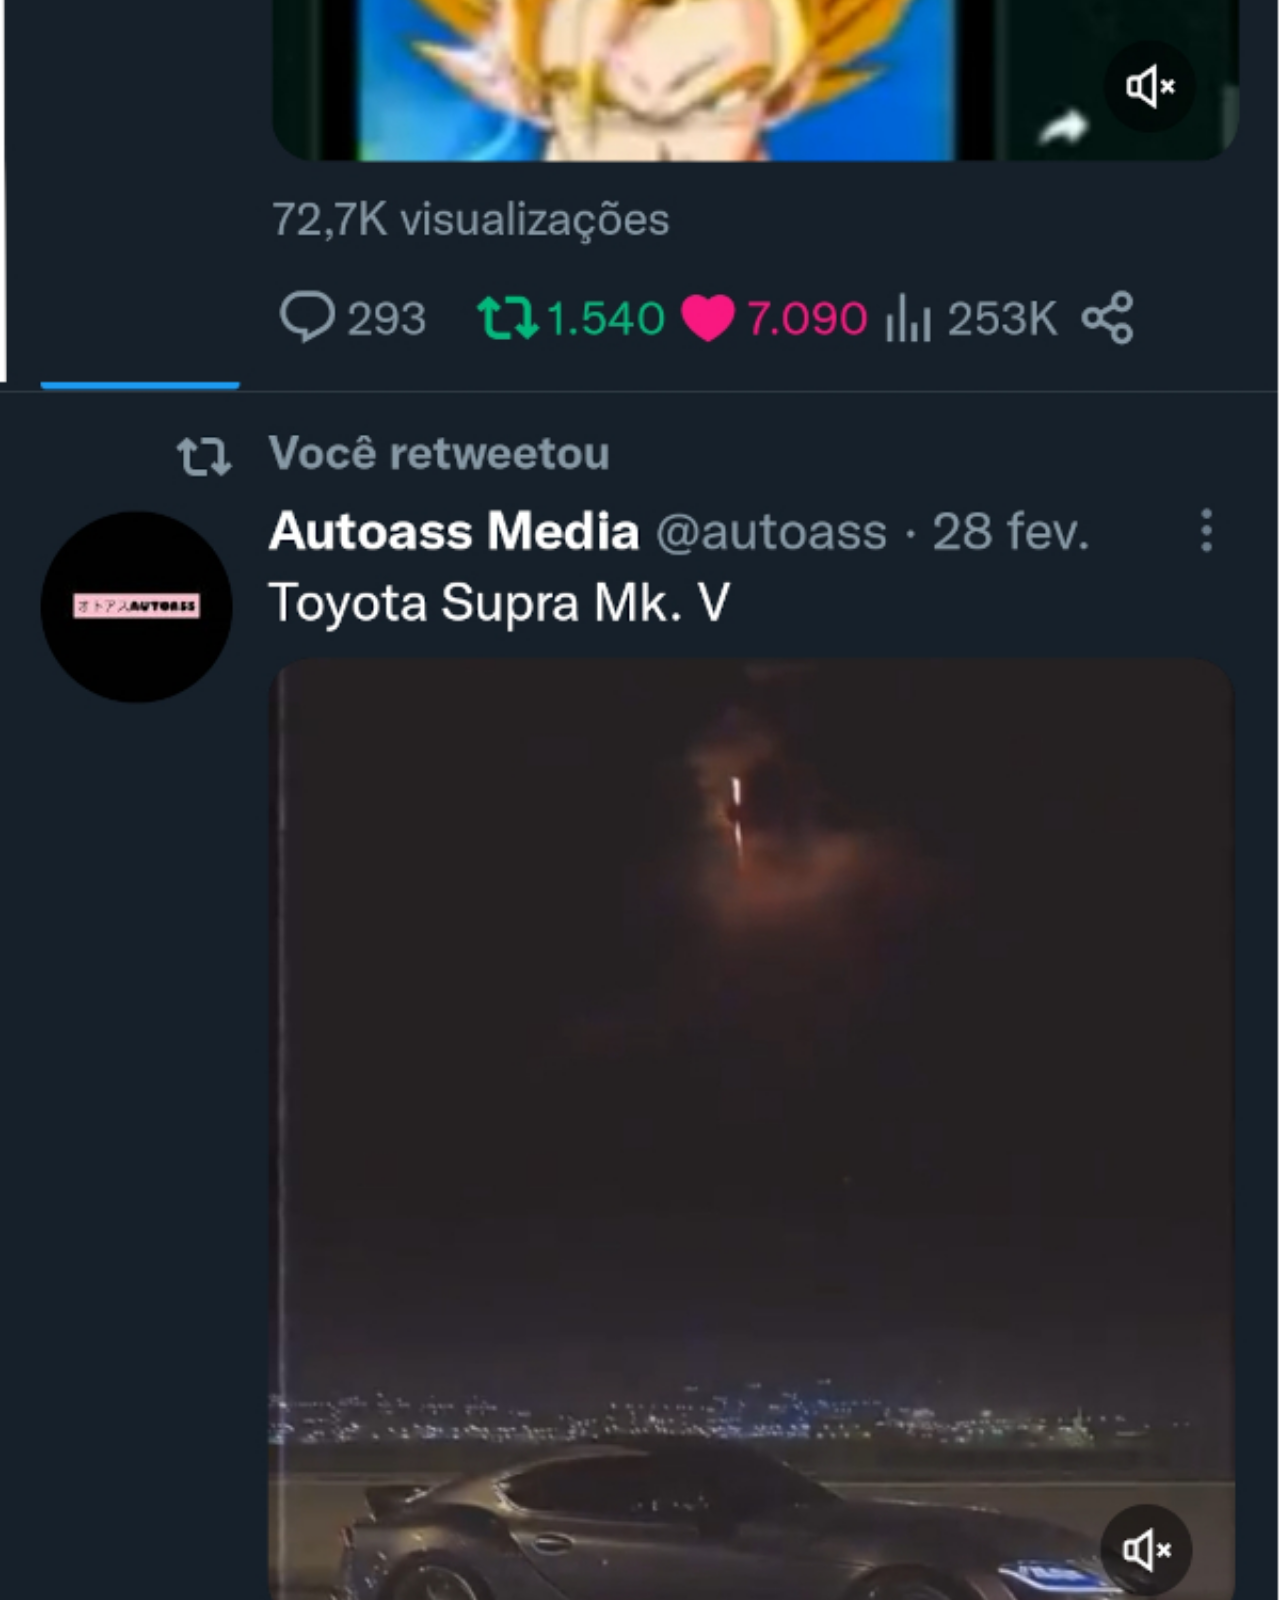
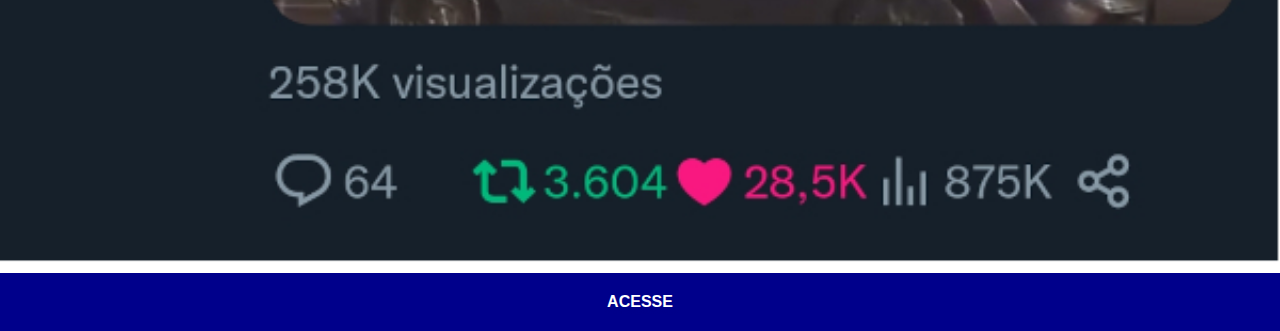
<file: twitter.html>
<!DOCTYPE html>
<html lang="pt-br">
<head>
    <meta charset="UTF-8">
    <meta http-equiv="X-UA-Compatible" content="IE=edge">
    <meta name="viewport" content="width=device-width, initial-scale=1.0">
    <title>Twitter</title>
    <link rel="stylesheet" href="estilos/social.css">
</head>
<body>
    <img src="imagens/tela-twitter-nicolas.jpg" alt="Twitter">
    <a href="https://twitter.com/ni_slopes" target="_blank">ACESSE</a>
</body>
</html>
</file>
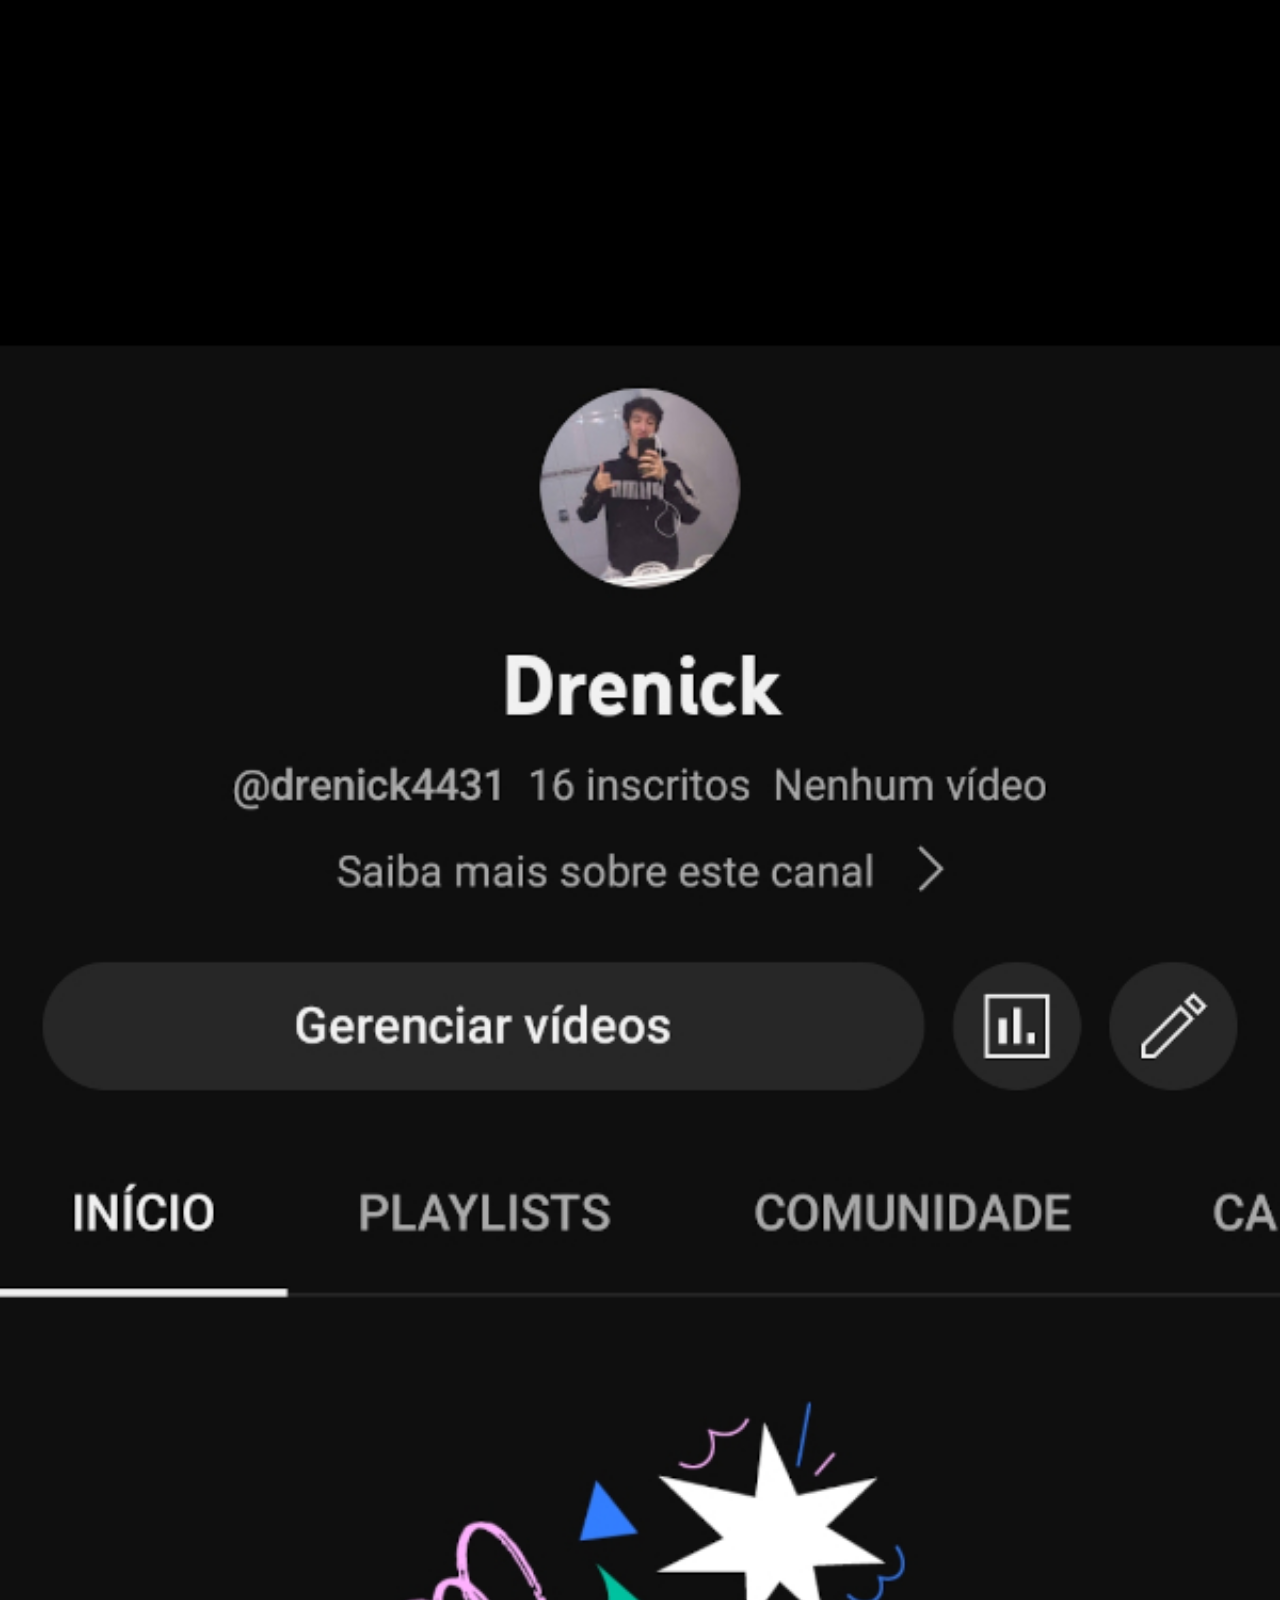
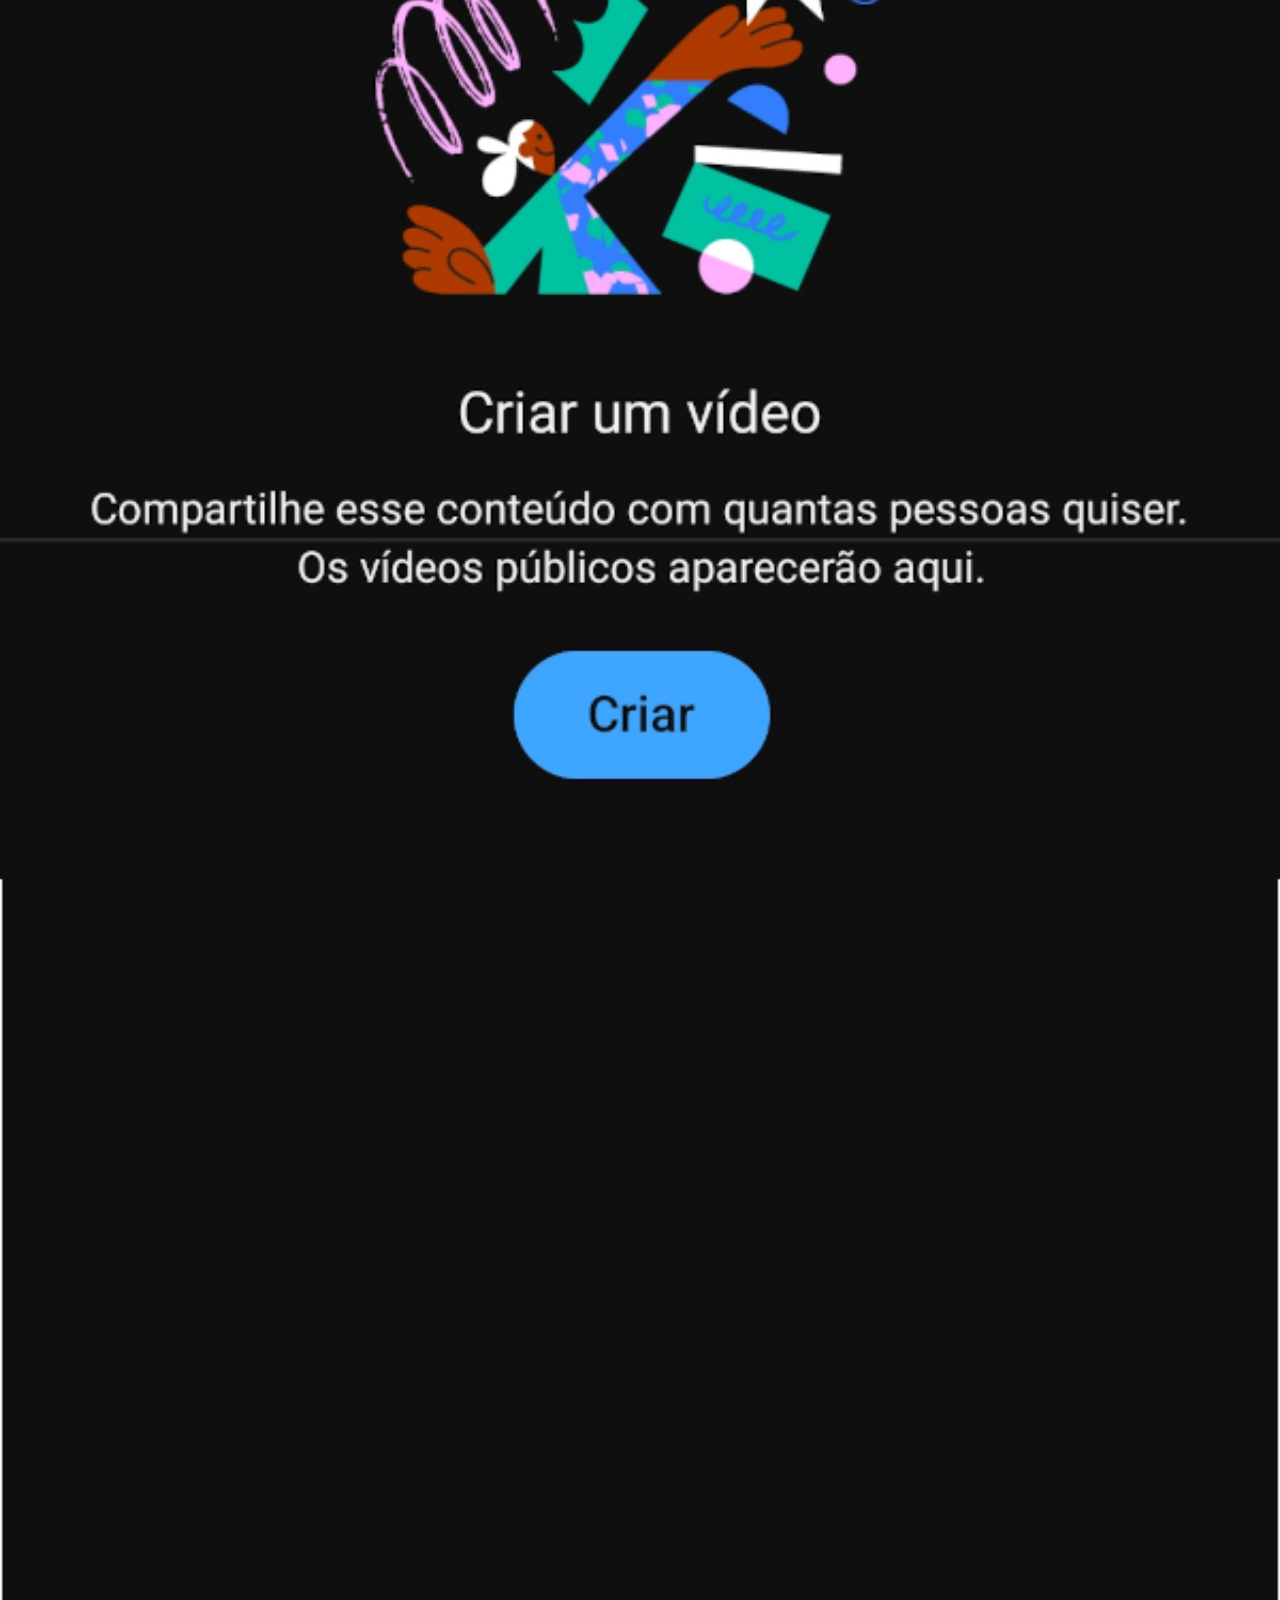
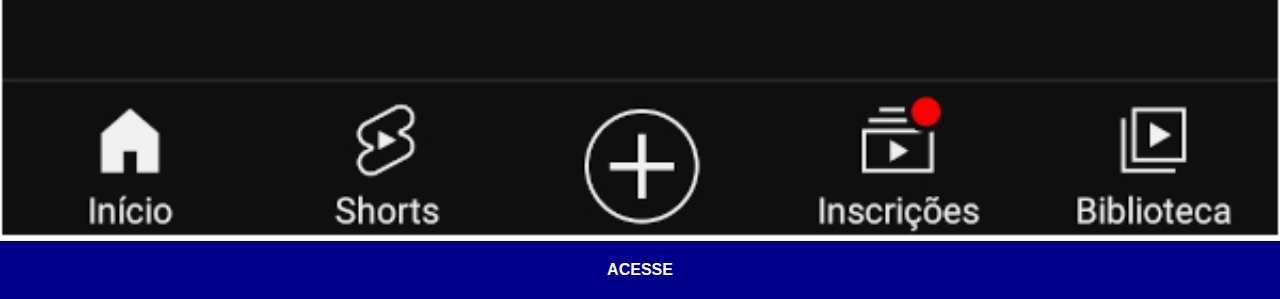
<file: youtube.html>
<!DOCTYPE html>
<html lang="pt-br">
<head>
    <meta charset="UTF-8">
    <meta http-equiv="X-UA-Compatible" content="IE=edge">
    <meta name="viewport" content="width=device-width, initial-scale=1.0">
    <title>Youtube</title>
    <link rel="stylesheet" href="estilos/social.css">
</head>
<body>
    <img src="imagens/tela-youtube-nicolas.jpg" alt="Twitter">
    <a href="https://www.youtube.com/@drenick4431/featured" target="_blank">ACESSE</a>
</body>
</html>
</file>
<file: estilos/style.css>
@charset "UTF-8";

*{
    margin: 0px;
    padding: 0px;
    font-family: Arial, Helvetica, sans-serif;
}

html, body {
    height: 100vh;
    width: 100vw;
    background-color: black;
}

body {
    background: url(../imagens/fundo-madeira.jpg) no-repeat top center;
    background-size: cover;
    background-attachment: fixed;
}

main {
    height: 100vh;
    position: relative;
}

section#celular {
    height: 627px;
    width: 311px;
    background-color: green;
    position: absolute;
    top: 50%;
    left: 50%;
    transform: translate(-50%, -50%);
    background: url(../imagens/frame-iphone.png) no-repeat;
}

iframe#tela {
    position: relative;
    top: 79px;
    left: 21px;
    height: 472px;
    width: 269px;
}

section#redes-sociais {
    position:absolute; 
    top:50%; 
    right:0px;
    transform: translate(0, -50%);
}

section#redes-sociais img {
    width: 50px;
    margin: 10px;
    border-radius: 50%;
    box-shadow: 2px 2px 5px rgba(0, 0, 0, 0.808);
    box-sizing: border-box;
}

section#redes-sociais img:hover {
    border: 2px solid rgba(255, 255, 255, 0.63);
    transform: translate(-3px, -3px);
    box-shadow: 5px 5px 10px black;
    transition: transform 0.5s;
    
}
section#redes-sociais img:active {
    transform: scale(95%);
}
</file>
<file: estilos/social.css>
@charset "UTF-8";

*{
    margin: 0px;
    padding: 0px;
    font-family: Arial, Helvetica, sans-serif;
}

 ::-webkit-scrollbar {
    width: 0px;
    height: 0px;
 }

img {
    width: 100vw;
}

a {
    display: block;
    background-color: darkblue;
    padding: 20px;
    text-align: center;
    font-weight: bolder;
    text-decoration: none;
    color: white;
    text-shadow: 2px 2px 5px darkblue;
}

a:hover {
    background-color: blue;
}
</file>
